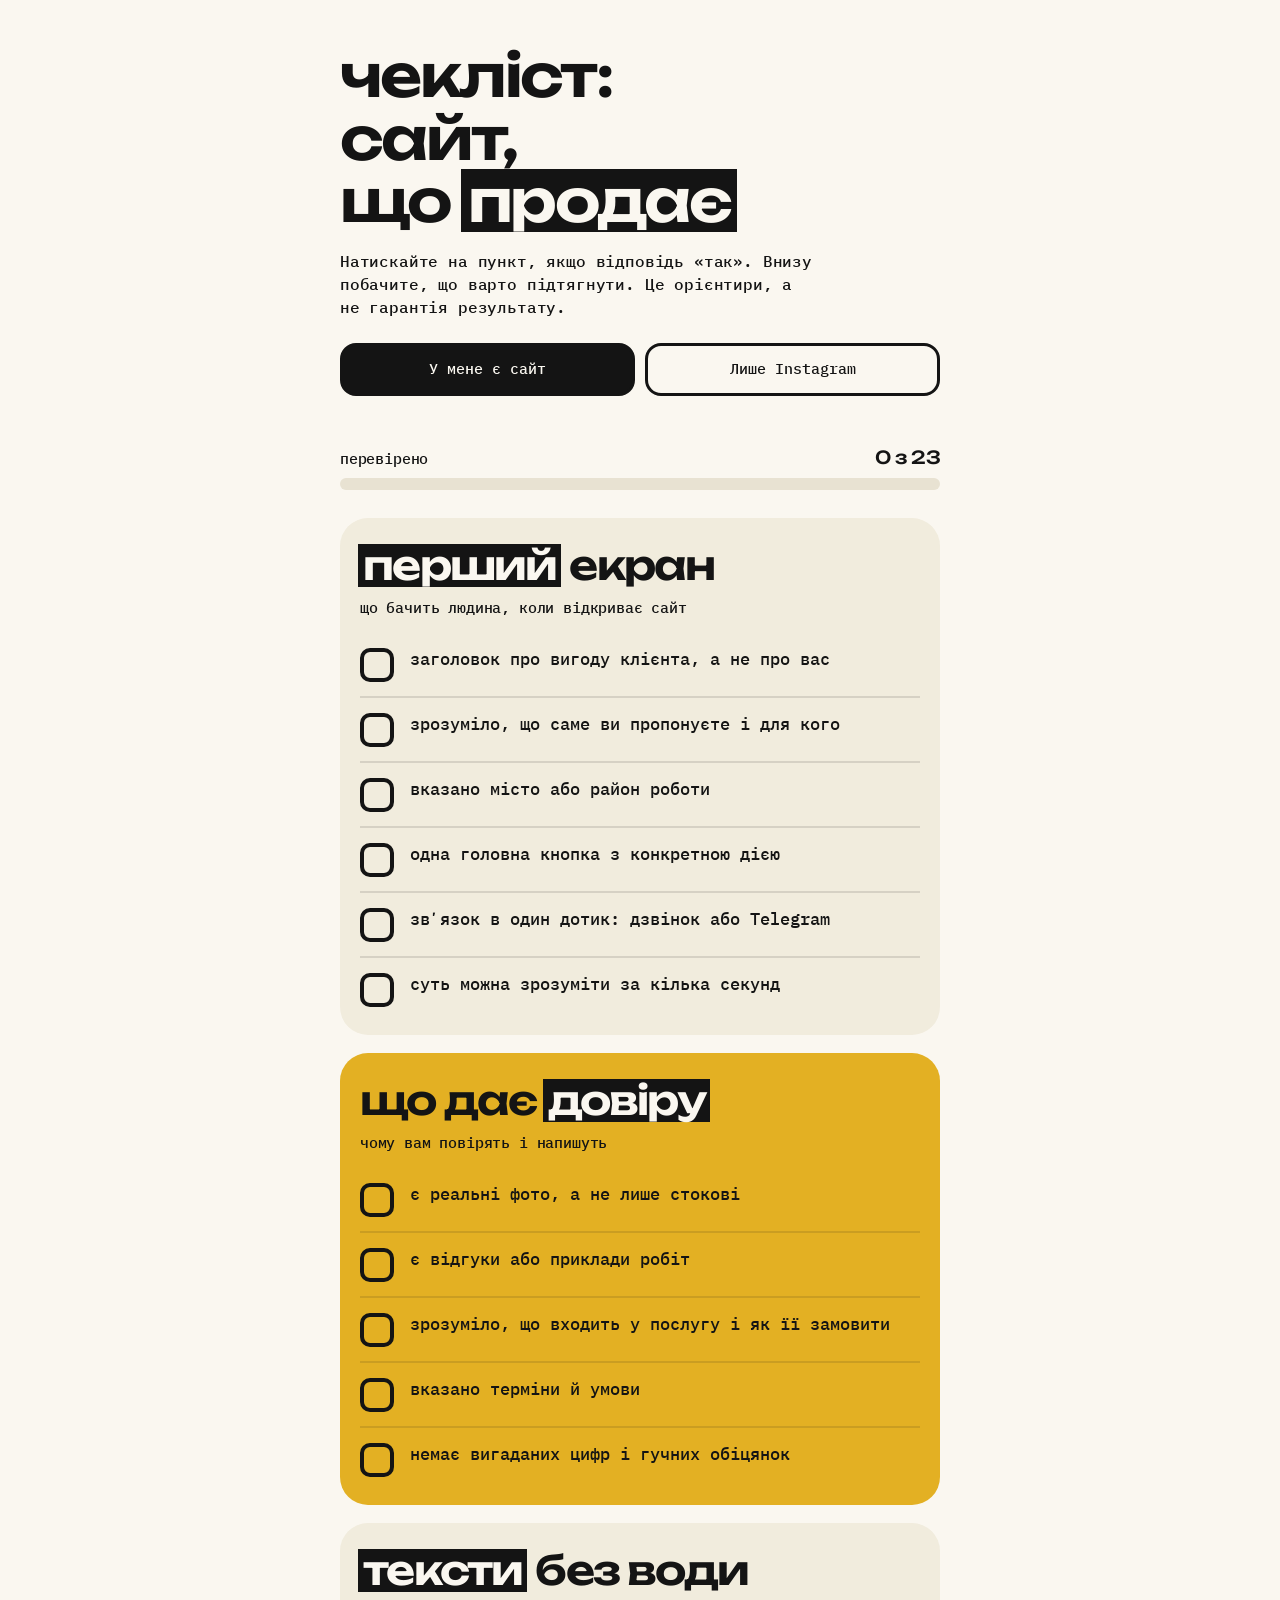
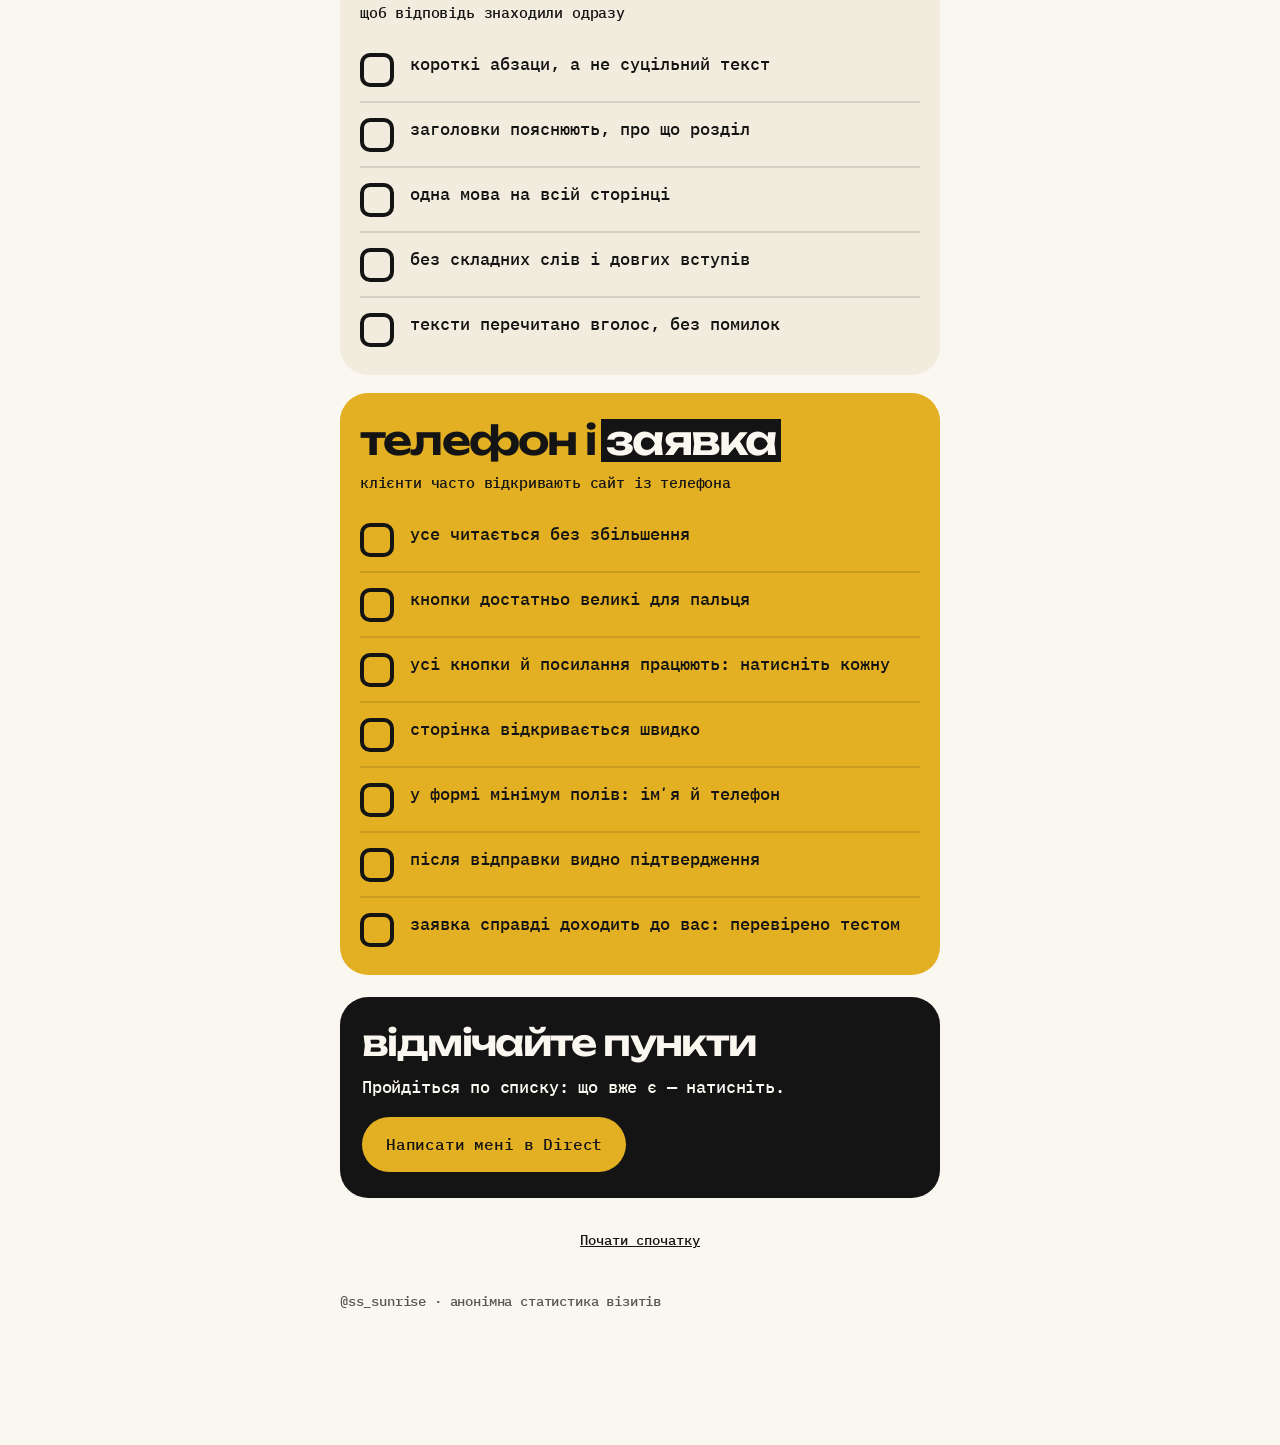
<file: index.html>
<!DOCTYPE html>
<html lang="uk">
<head>
<meta charset="utf-8">
<meta name="viewport" content="width=device-width, initial-scale=1">
<title>Чекліст: сайт, що продає</title>
<link rel="preconnect" href="https://fonts.googleapis.com">
<link rel="preconnect" href="https://fonts.gstatic.com" crossorigin>
<link href="https://fonts.googleapis.com/css2?family=IBM+Plex+Mono:wght@500&family=Unbounded:wght@600&display=swap" rel="stylesheet">
<style>
:root{--cream:#FAF7F0;--dark:#141414;--mustard:#E3B023;--wine:#5A0F1C}
*{box-sizing:border-box;-webkit-tap-highlight-color:transparent}
html,body{margin:0}
body{background:var(--cream);color:var(--dark);font:500 17px/1.45 "IBM Plex Mono",ui-monospace,monospace;letter-spacing:-.01em}
.wrap{max-width:640px;margin:0 auto;padding:0 20px 120px}
h1,h2{font-family:Unbounded,system-ui,sans-serif;font-weight:600;text-transform:lowercase;letter-spacing:-.045em;margin:0}
.hero{padding:44px 0 22px}
.hero h1{font-size:clamp(36px,11vw,58px);line-height:1.08}
.plate{display:inline-block;background:var(--dark);color:var(--cream);padding:0 .12em;margin-left:-.04em}
.lead{margin:18px 0 0;font-size:16px;max-width:30em}
.tabs{display:flex;gap:10px;margin:24px 0 8px}
.tab{flex:1;font:inherit;font-size:15px;line-height:1.25;padding:14px 12px;border:3px solid var(--dark);border-radius:16px;background:transparent;color:var(--dark);cursor:pointer;text-align:center}
.tab[aria-selected="true"]{background:var(--dark);color:var(--cream)}
.bar{position:sticky;top:0;z-index:5;background:var(--cream);padding:12px 0 10px;margin-top:6px}
.bar .row{display:flex;justify-content:space-between;align-items:baseline;gap:12px;font-size:15px}
.bar .row b{font-weight:500;font-family:Unbounded,system-ui,sans-serif;font-size:18px;letter-spacing:-.03em}
.track{height:12px;border-radius:8px;background:#E8E2D2;margin-top:8px;overflow:hidden}
.fill{height:100%;width:0;background:var(--dark);border-radius:8px;transition:width .25s ease}
.sec{border-radius:28px;padding:26px 20px 14px;margin:18px 0}
.sec h2{font-size:clamp(28px,8vw,40px);line-height:1.08}
.sec p.sub{margin:10px 0 14px;font-size:15px}
.sec.cr{background:#F1ECDD}
.sec.mu{background:var(--mustard)}
.sec.wn{background:var(--wine);color:var(--cream)}
.sec.wn .plate{background:var(--cream);color:var(--wine)}
.sec.mu .plate,.sec.cr .plate{background:var(--dark);color:var(--cream)}
.item{display:flex;gap:16px;align-items:flex-start;width:100%;text-align:left;font:inherit;color:inherit;background:none;border:0;padding:14px 0;cursor:pointer;border-top:2px solid rgba(20,20,20,.12)}
.sec.wn .item{border-top-color:rgba(250,247,240,.2)}
.item:first-of-type{border-top:0}
.box{flex:none;width:34px;height:34px;border:4px solid currentColor;border-radius:10px;display:grid;place-items:center;margin-top:1px;transition:background .15s}
.box svg{width:20px;height:20px;opacity:0;transform:scale(.6);transition:all .15s}
.item[aria-checked="true"] .box{background:currentColor}
.item[aria-checked="true"] .box svg{opacity:1;transform:none}
.item[aria-checked="true"] .box svg{stroke:var(--cream)}
.sec.mu .item[aria-checked="true"] .box svg{stroke:var(--mustard)}
.sec.wn .item[aria-checked="true"] .box svg{stroke:var(--wine)}
.item[aria-checked="true"] .t{opacity:.55}
.item:focus-visible{outline:3px solid var(--dark);outline-offset:2px}
.sec.wn .item:focus-visible{outline-color:var(--cream)}
.result{background:var(--dark);color:var(--cream);border-radius:28px;padding:26px 22px;margin:22px 0}
.result h2{font-size:clamp(26px,7.5vw,36px);line-height:1.1;margin-bottom:12px}
.result p{margin:0 0 18px}
.result .w{color:var(--mustard)}
.cta{display:inline-block;background:var(--mustard);color:var(--dark);text-decoration:none;border-radius:999px;padding:16px 24px;font-size:16px}
.reset{display:block;margin:6px auto 0;background:none;border:0;font:inherit;font-size:14px;color:var(--dark);text-decoration:underline;cursor:pointer;padding:10px}
.foot{margin-top:30px;font-size:14px;opacity:.7}
[hidden]{display:none!important}
</style>
<script defer src="https://cloud.umami.is/script.js" data-website-id="c2e4ae22-73c0-464f-8e82-1b480ce2b5c4"></script>
</head>
<body>
<div class="wrap">
  <header class="hero">
    <h1>чекліст:<br>сайт,<br>що <span class="plate">продає</span></h1>
    <p class="lead">Натискайте на пункт, якщо відповідь «так». Внизу побачите, що варто підтягнути. Це орієнтири, а не гарантія результату.</p>
    <div class="tabs" role="tablist" aria-label="Оберіть, що перевіряємо">
      <button class="tab" role="tab" id="tab-site" aria-selected="true" data-mode="site">У мене є сайт</button>
      <button class="tab" role="tab" id="tab-insta" aria-selected="false" data-mode="insta">Лише Instagram</button>
    </div>
  </header>

  <div class="bar" aria-live="polite">
    <div class="row"><span id="label">перевірено</span><b id="count">0 з 0</b></div>
    <div class="track"><div class="fill" id="fill"></div></div>
  </div>

  <main id="main"></main>

  <section class="result" id="result">
    <h2 id="rtitle"></h2>
    <p id="rtext"></p>
    <a class="cta" id="cta" href="https://www.instagram.com/ss_sunrise/" target="_blank" rel="noopener">Написати мені в Direct</a>
  </section>
  <button class="reset" id="reset" type="button">Почати спочатку</button>
  <p class="foot">@ss_sunrise · анонімна статистика візитів</p>
</div>

<script>
(function(){
  var DATA={
    site:[
      {cls:'cr',title:'<span class="plate">перший</span> екран',sub:'що бачить людина, коли відкриває сайт',items:[
        'заголовок про вигоду клієнта, а не про вас',
        'зрозуміло, що саме ви пропонуєте і для кого',
        'вказано місто або район роботи',
        'одна головна кнопка з конкретною дією',
        'звʼязок в один дотик: дзвінок або Telegram',
        'суть можна зрозуміти за кілька секунд']},
      {cls:'mu',title:'що дає <span class="plate">довіру</span>',sub:'чому вам повірять і напишуть',items:[
        'є реальні фото, а не лише стокові',
        'є відгуки або приклади робіт',
        'зрозуміло, що входить у послугу і як її замовити',
        'вказано терміни й умови',
        'немає вигаданих цифр і гучних обіцянок']},
      {cls:'cr',title:'<span class="plate">тексти</span> без води',sub:'щоб відповідь знаходили одразу',items:[
        'короткі абзаци, а не суцільний текст',
        'заголовки пояснюють, про що розділ',
        'одна мова на всій сторінці',
        'без складних слів і довгих вступів',
        'тексти перечитано вголос, без помилок']},
      {cls:'mu',title:'телефон і <span class="plate">заявка</span>',sub:'клієнти часто відкривають сайт із телефона',items:[
        'усе читається без збільшення',
        'кнопки достатньо великі для пальця',
        'усі кнопки й посилання працюють: натисніть кожну',
        'сторінка відкривається швидко',
        'у формі мінімум полів: імʼя й телефон',
        'після відправки видно підтвердження',
        'заявка справді доходить до вас: перевірено тестом']}
    ],
    insta:[
      {cls:'wn',title:'сайту нема? <span class="plate">instagram</span>',sub:'тоді перевірте профіль: це теж ваша вітрина',items:[
        'у шапці: чим займаєтесь і для кого',
        'вказано місто або район',
        'є кнопка звʼязку, і вона працює',
        'у Direct відповідаєте швидко',
        'у закріплених: з чого почати новому клієнтові']},
      {cls:'cr',title:'ціни й <span class="plate">вибір</span>',sub:'щоб клієнт знайшов потрібне в Instagram',items:[
        'ціни або «від скількох» видно, а не лише «ціна в Direct»',
        'конкретний товар чи послугу можна знайти за кілька дотиків',
        'актуальні розділені за категоріями',
        'у дописі: назва, ціна, як замовити',
        'відгуки зібрані в одному місці',
        'видно, що актуально зараз: наявність і терміни']}
    ]
  };
  var CHECK='<svg viewBox="0 0 24 24" fill="none" stroke-width="4" stroke-linecap="round" stroke-linejoin="round"><path d="M5 12.5l4.5 4.5L19 7.5"/></svg>';
  var mode='site', state={site:{},insta:{}};
  var $=function(id){return document.getElementById(id)};
  function load(){try{var s=localStorage.getItem('ss-checklist');if(s){var o=JSON.parse(s);if(o&&o.site&&o.insta)state=o}}catch(e){}}
  function save(){try{localStorage.setItem('ss-checklist',JSON.stringify(state))}catch(e){}}
  function total(m){return DATA[m].reduce(function(a,s){return a+s.items.length},0)}
  function done(m){return Object.keys(state[m]).filter(function(k){return state[m][k]}).length}
  function render(){
    var h='';
    DATA[mode].forEach(function(s,si){
      h+='<section class="sec '+s.cls+'"><h2>'+s.title+'</h2><p class="sub">'+s.sub+'</p>';
      s.items.forEach(function(t,ii){
        var k=si+'-'+ii, on=!!state[mode][k];
        h+='<button type="button" class="item" role="checkbox" aria-checked="'+on+'" data-k="'+k+'"><span class="box">'+CHECK+'</span><span class="t">'+t+'</span></button>';
      });
      h+='</section>';
    });
    $('main').innerHTML=h;
    update();
  }
  function update(){
    var n=done(mode), t=total(mode);
    $('count').textContent=n+' з '+t;
    $('fill').style.width=(t?n/t*100:0)+'%';
    var title,text;
    if(n===0){title='відмічайте пункти';text='Пройдіться по списку: що вже є — натисніть.';}
    else if(n===t){title='усе відмічено';text='Добрий результат. Якщо хочете, можна ще звірити деталі разом: напишіть, і я подивлюся ваш '+(mode==='site'?'сайт':'профіль')+'.';}
    else{title='без галочки: '+(t-n);text='Ці пункти варто підтягнути в першу чергу. Напишіть мені, скільки лишилось без галочки: підкажу, з чого почати саме у вас. А щоб я зробив усе за вас, напишіть слово «ціна».';}
    $('rtitle').textContent=title;$('rtext').textContent=text;
  }
  document.addEventListener('click',function(e){
    var it=e.target.closest&&e.target.closest('.item');
    if(it){var k=it.getAttribute('data-k');state[mode][k]=!state[mode][k];it.setAttribute('aria-checked',String(!!state[mode][k]));save();update();ping();return}
    var tb=e.target.closest&&e.target.closest('.tab');
    if(tb){mode=tb.getAttribute('data-mode');
      ['site','insta'].forEach(function(m){$('tab-'+m).setAttribute('aria-selected',String(m===mode))});
      render();window.scrollTo(0,0);track('tab',{mode:mode});return}
    if(e.target.id==='reset'){state[mode]={};save();render()}
  });
  var T=null;
  function track(n,d){try{if(window.umami&&umami.track)umami.track(n,d)}catch(e){}}
  function ping(){clearTimeout(T);T=setTimeout(function(){track('progress',{mode:mode,done:done(mode),total:total(mode)})},1500)}
  $('cta').addEventListener('click',function(){track('cta-direct',{mode:mode,done:done(mode),total:total(mode)})});
  load();render();
})();
</script>
</body>
</html>
</file>
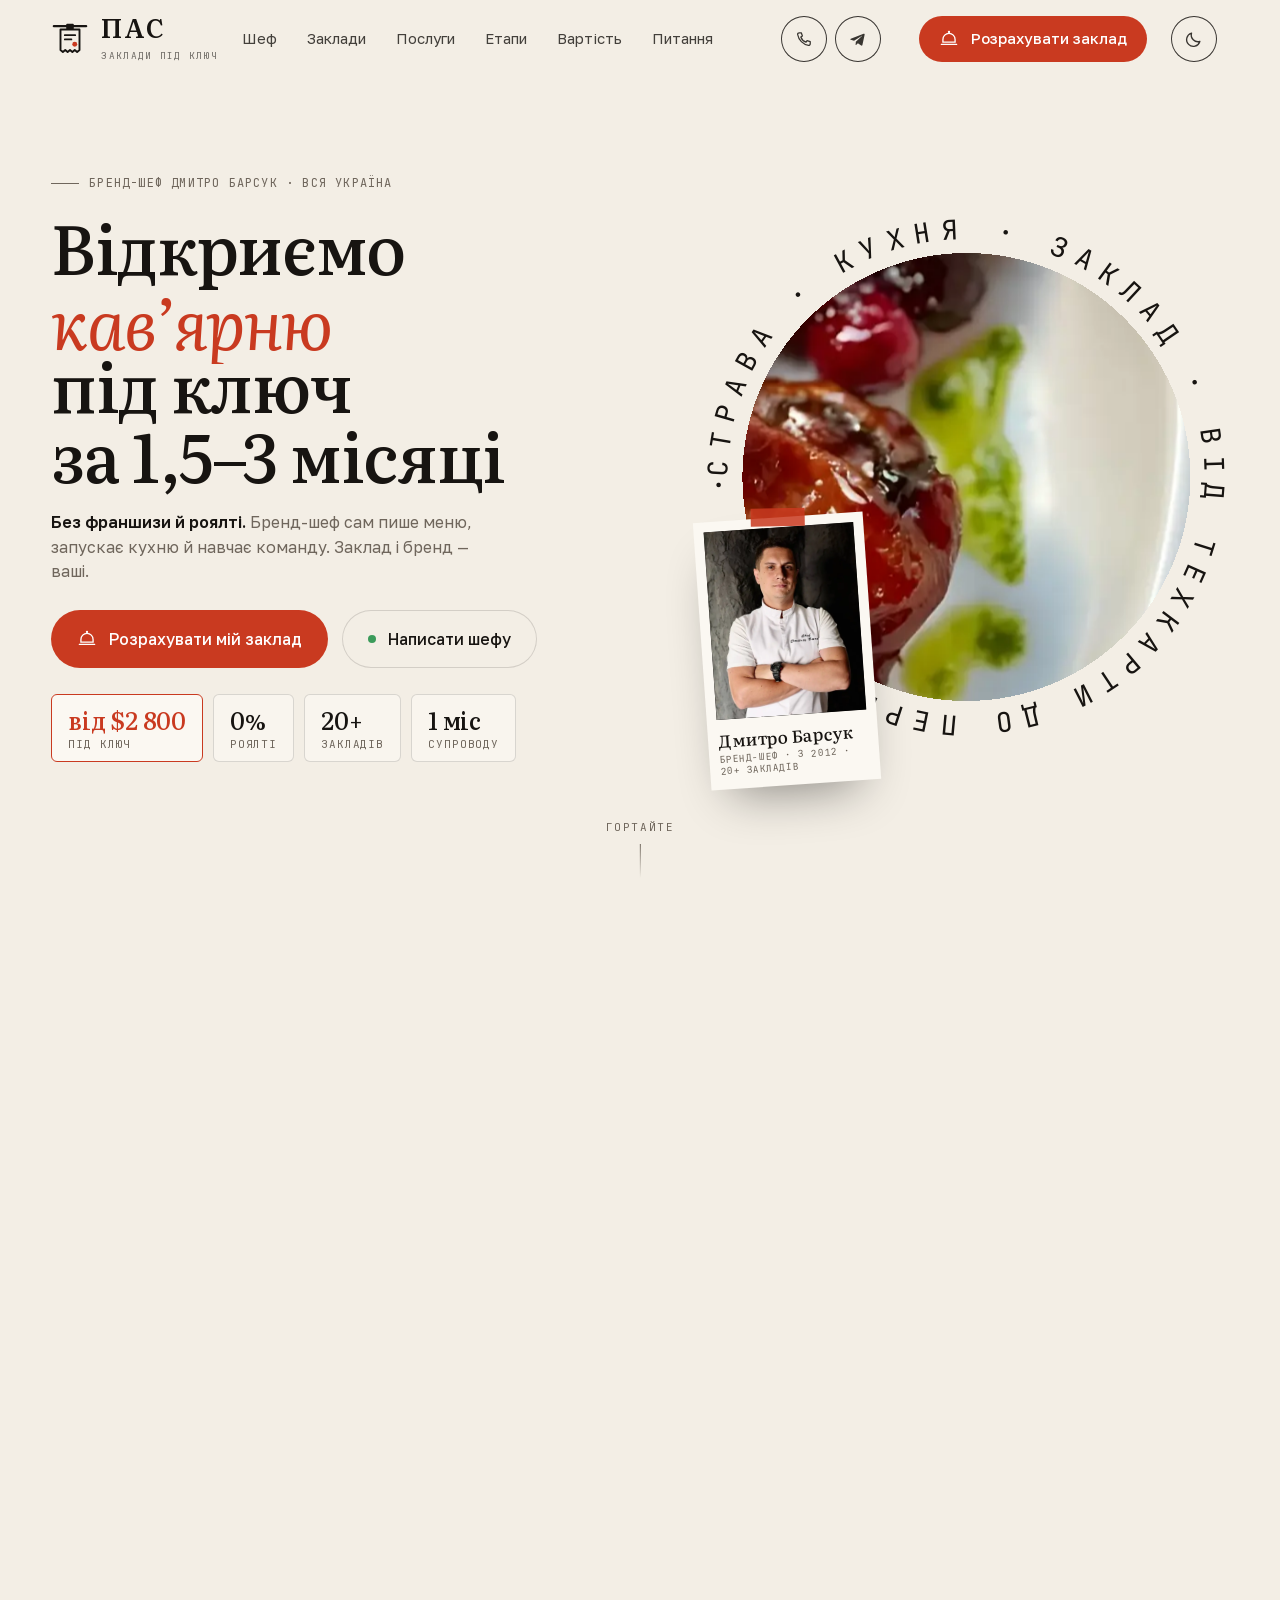
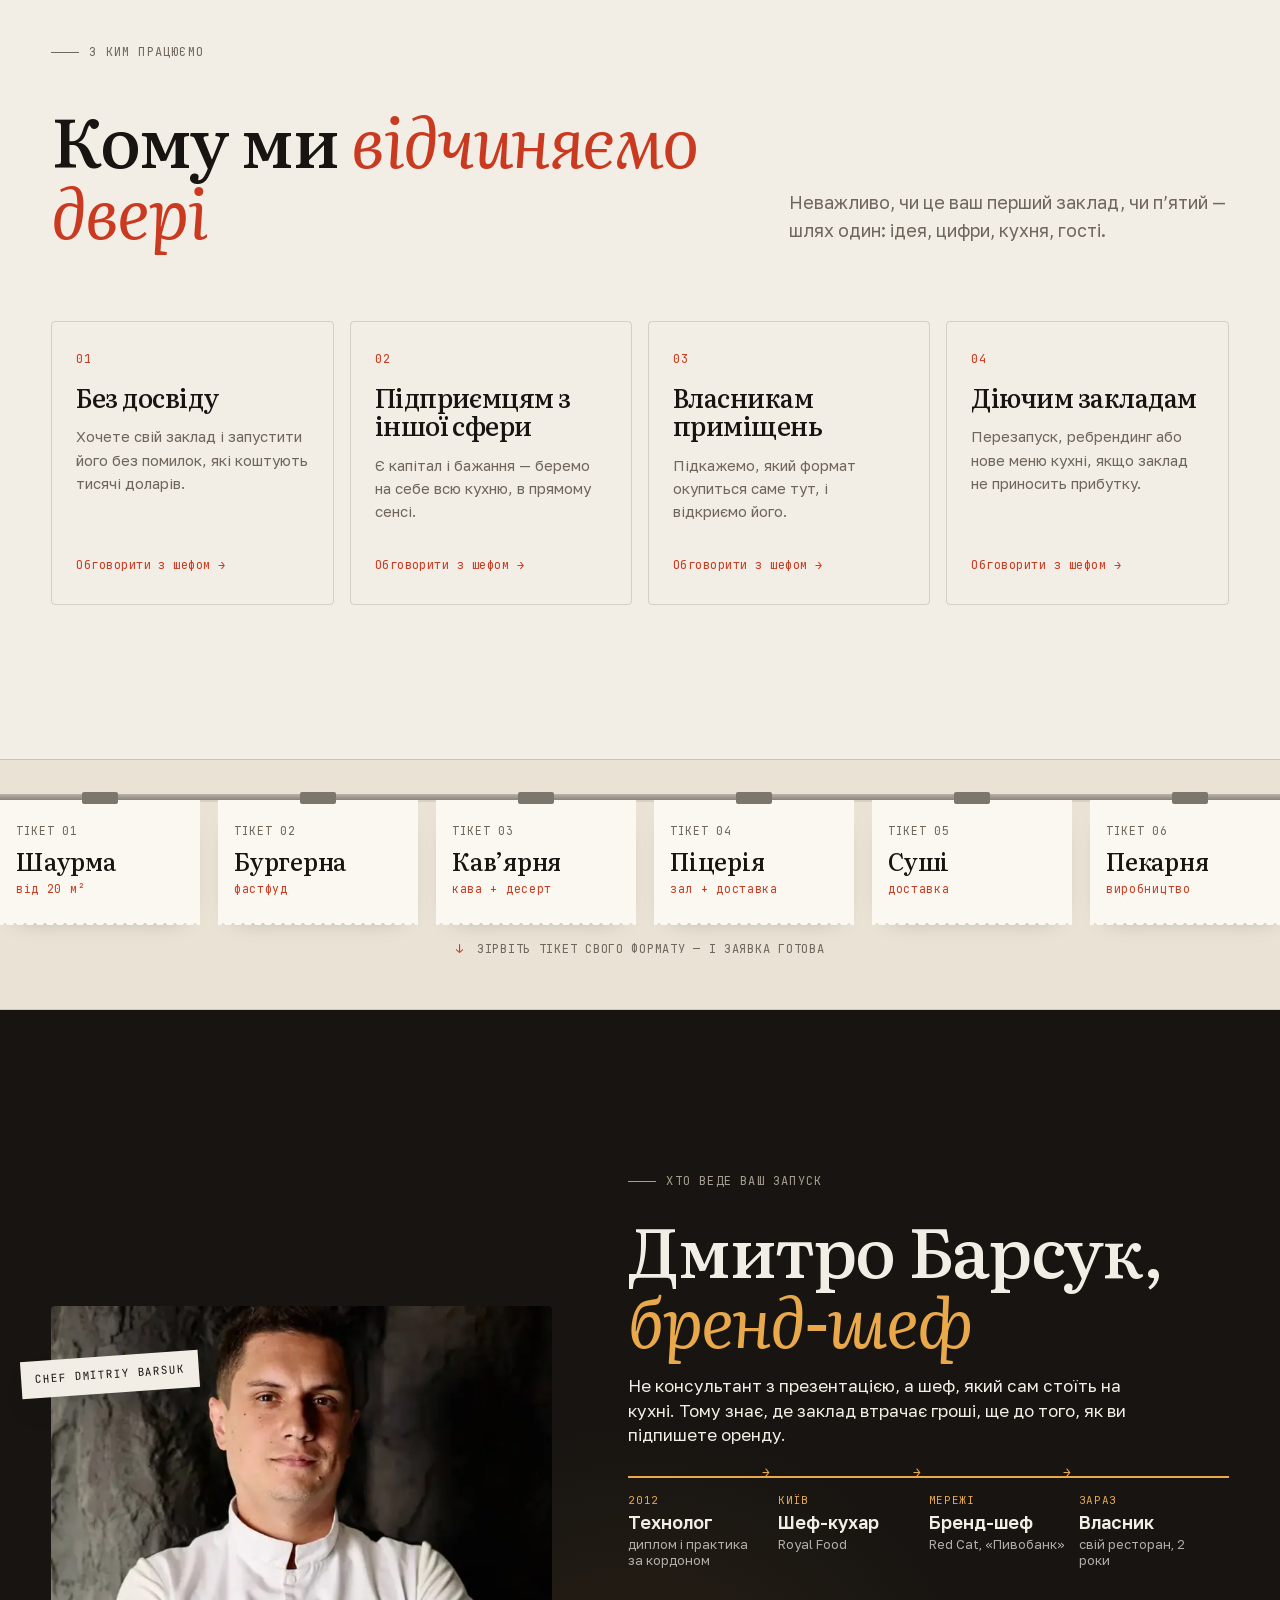
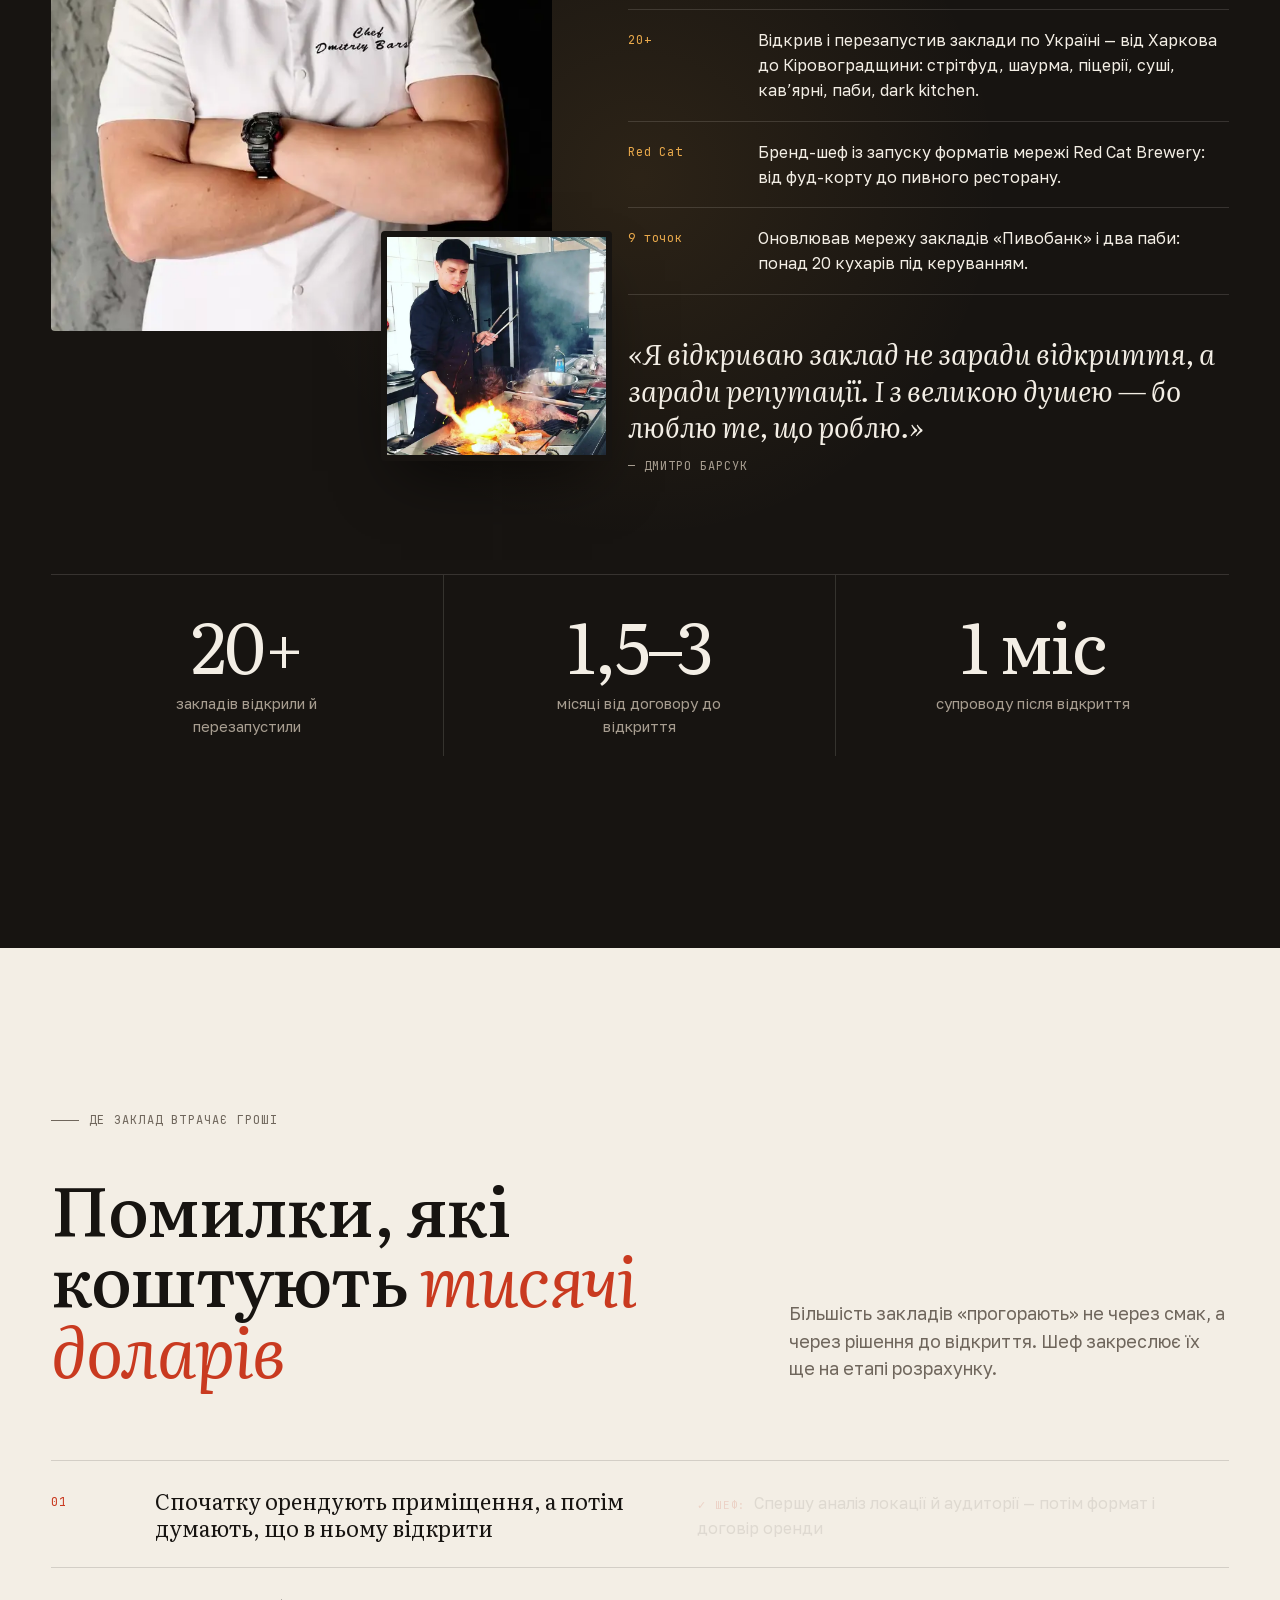
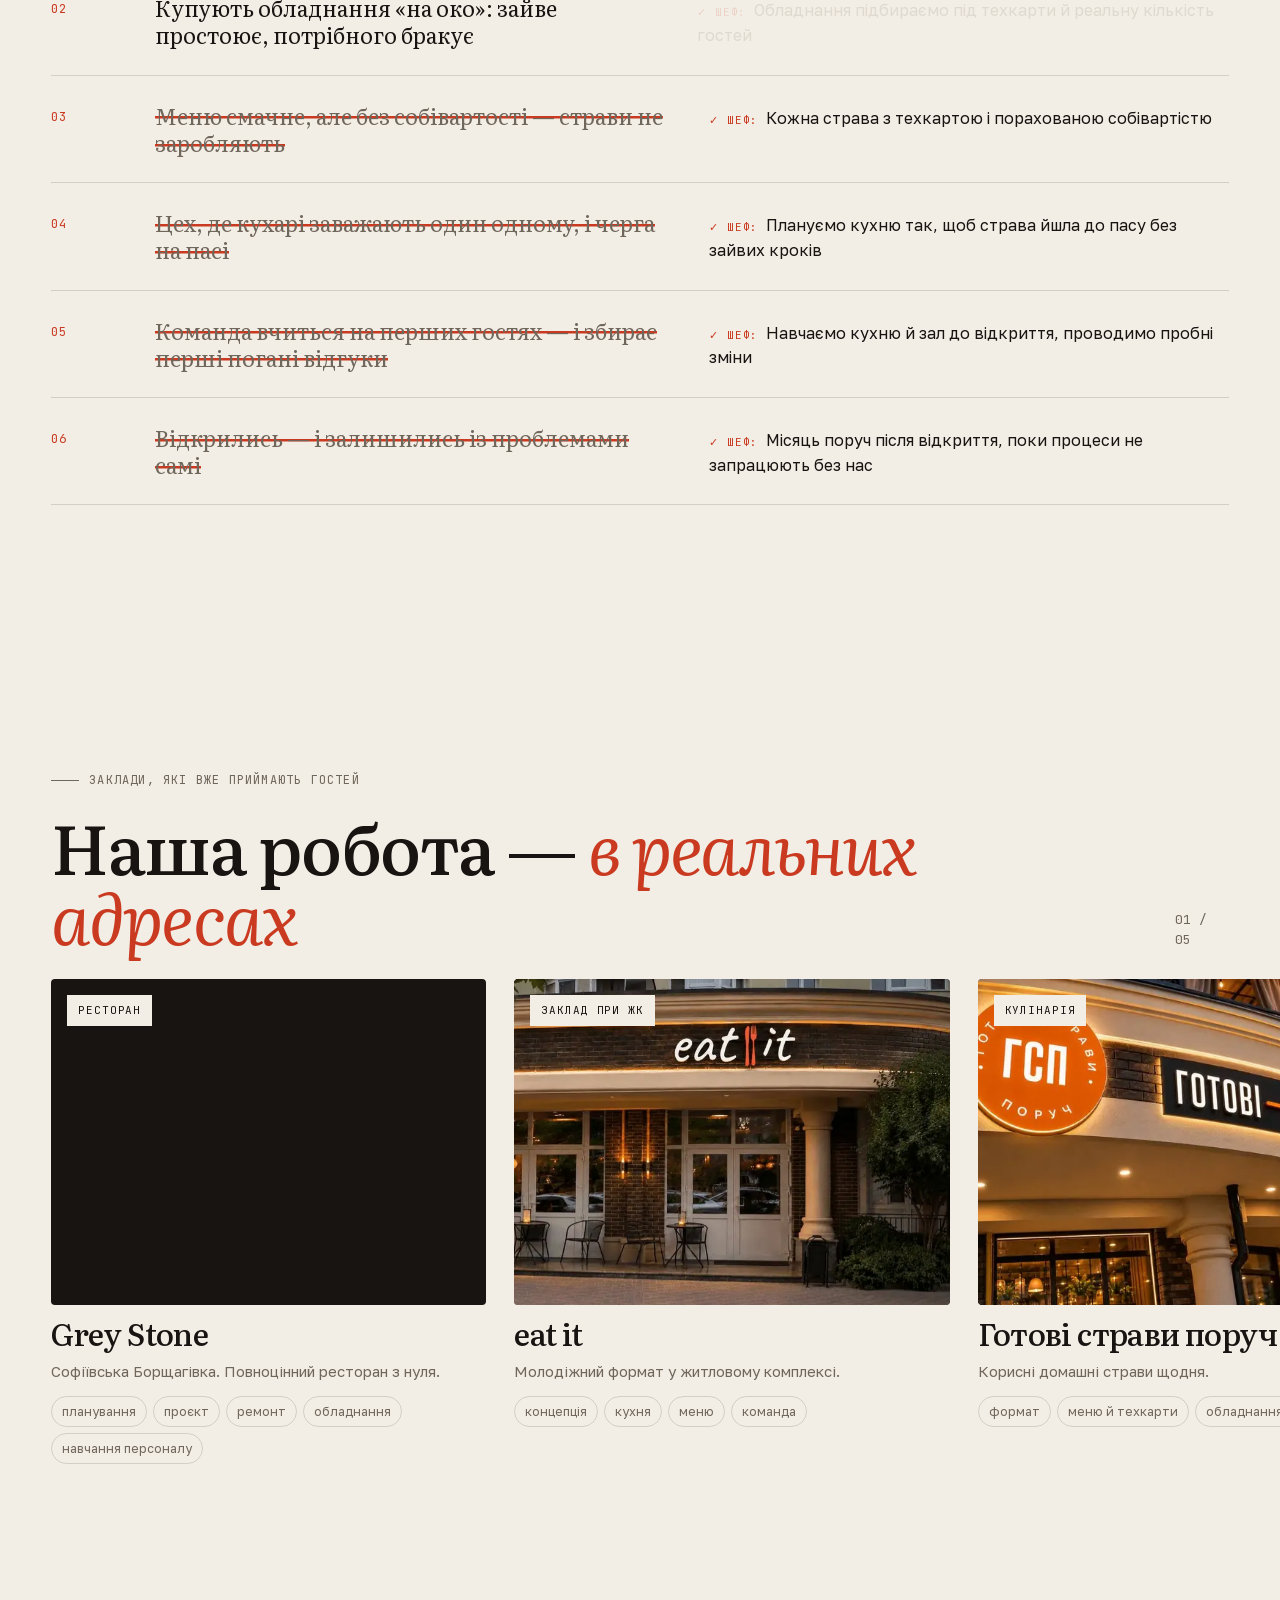
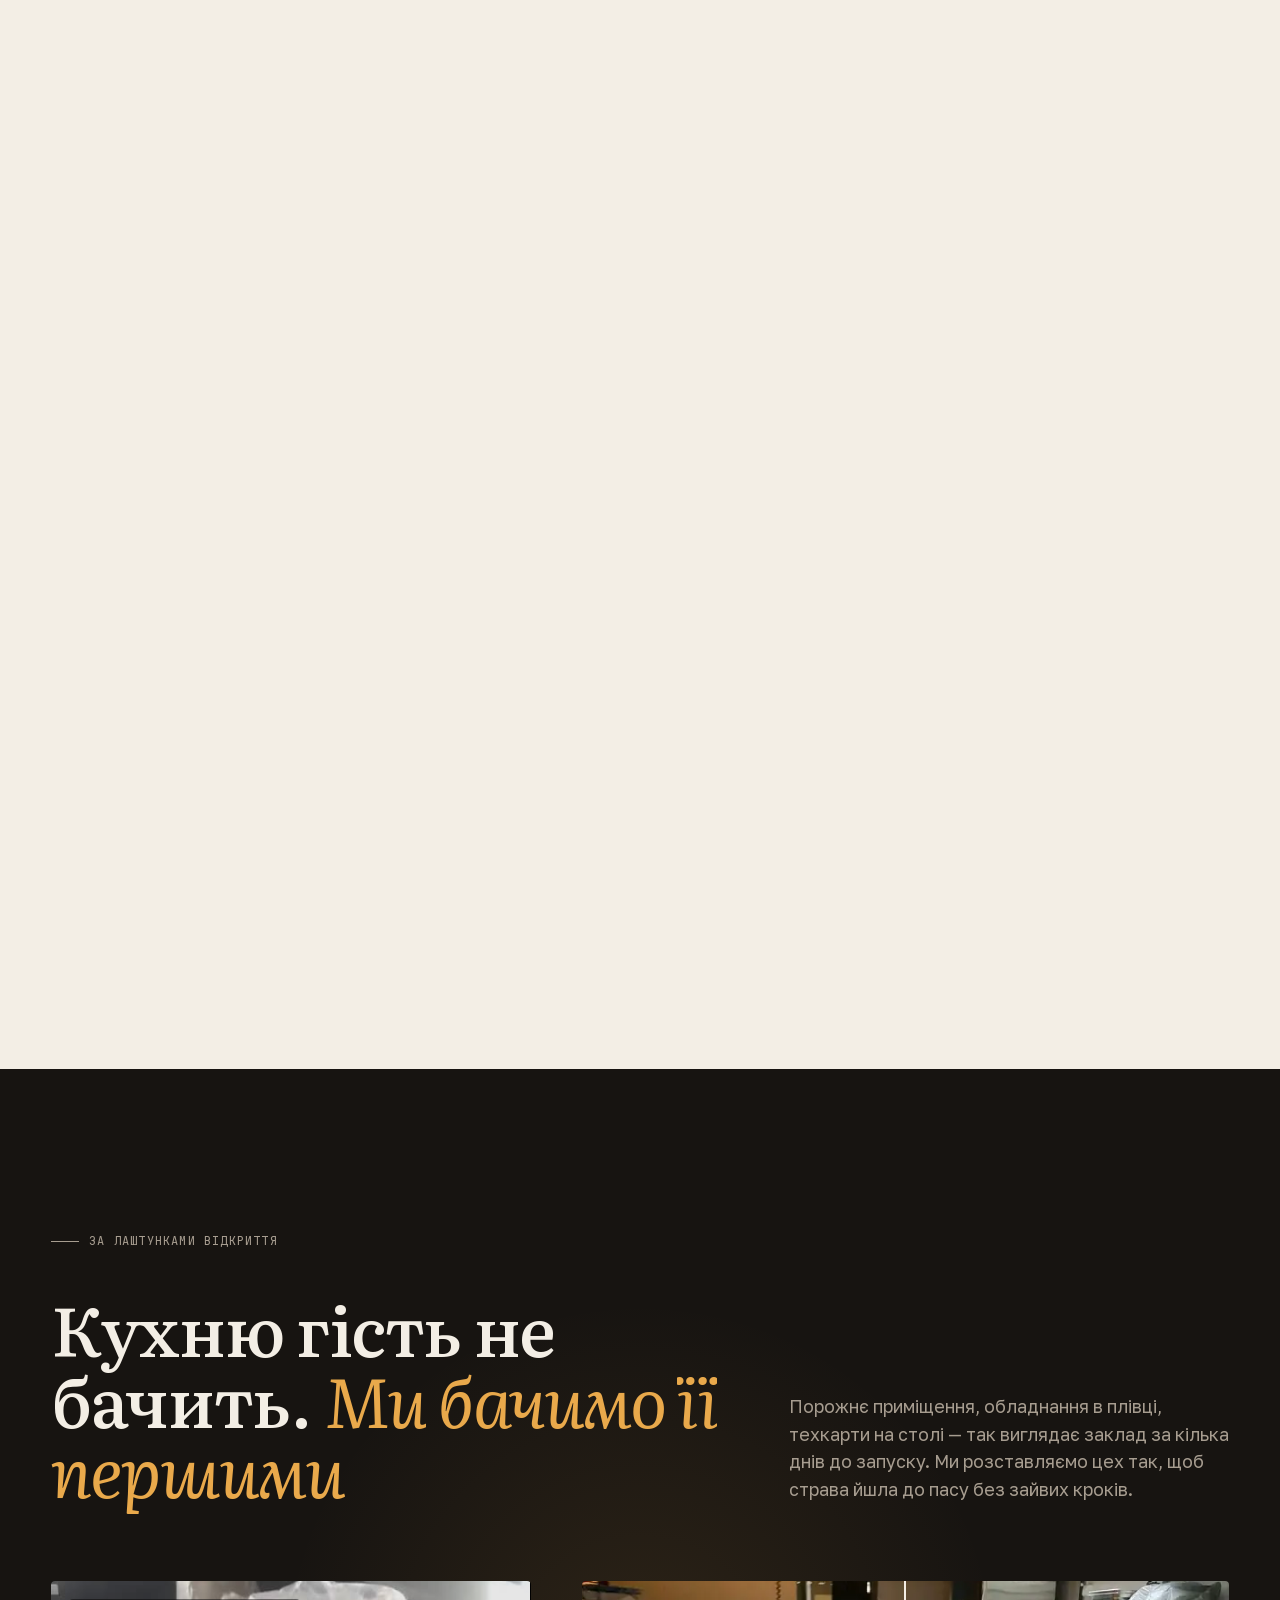
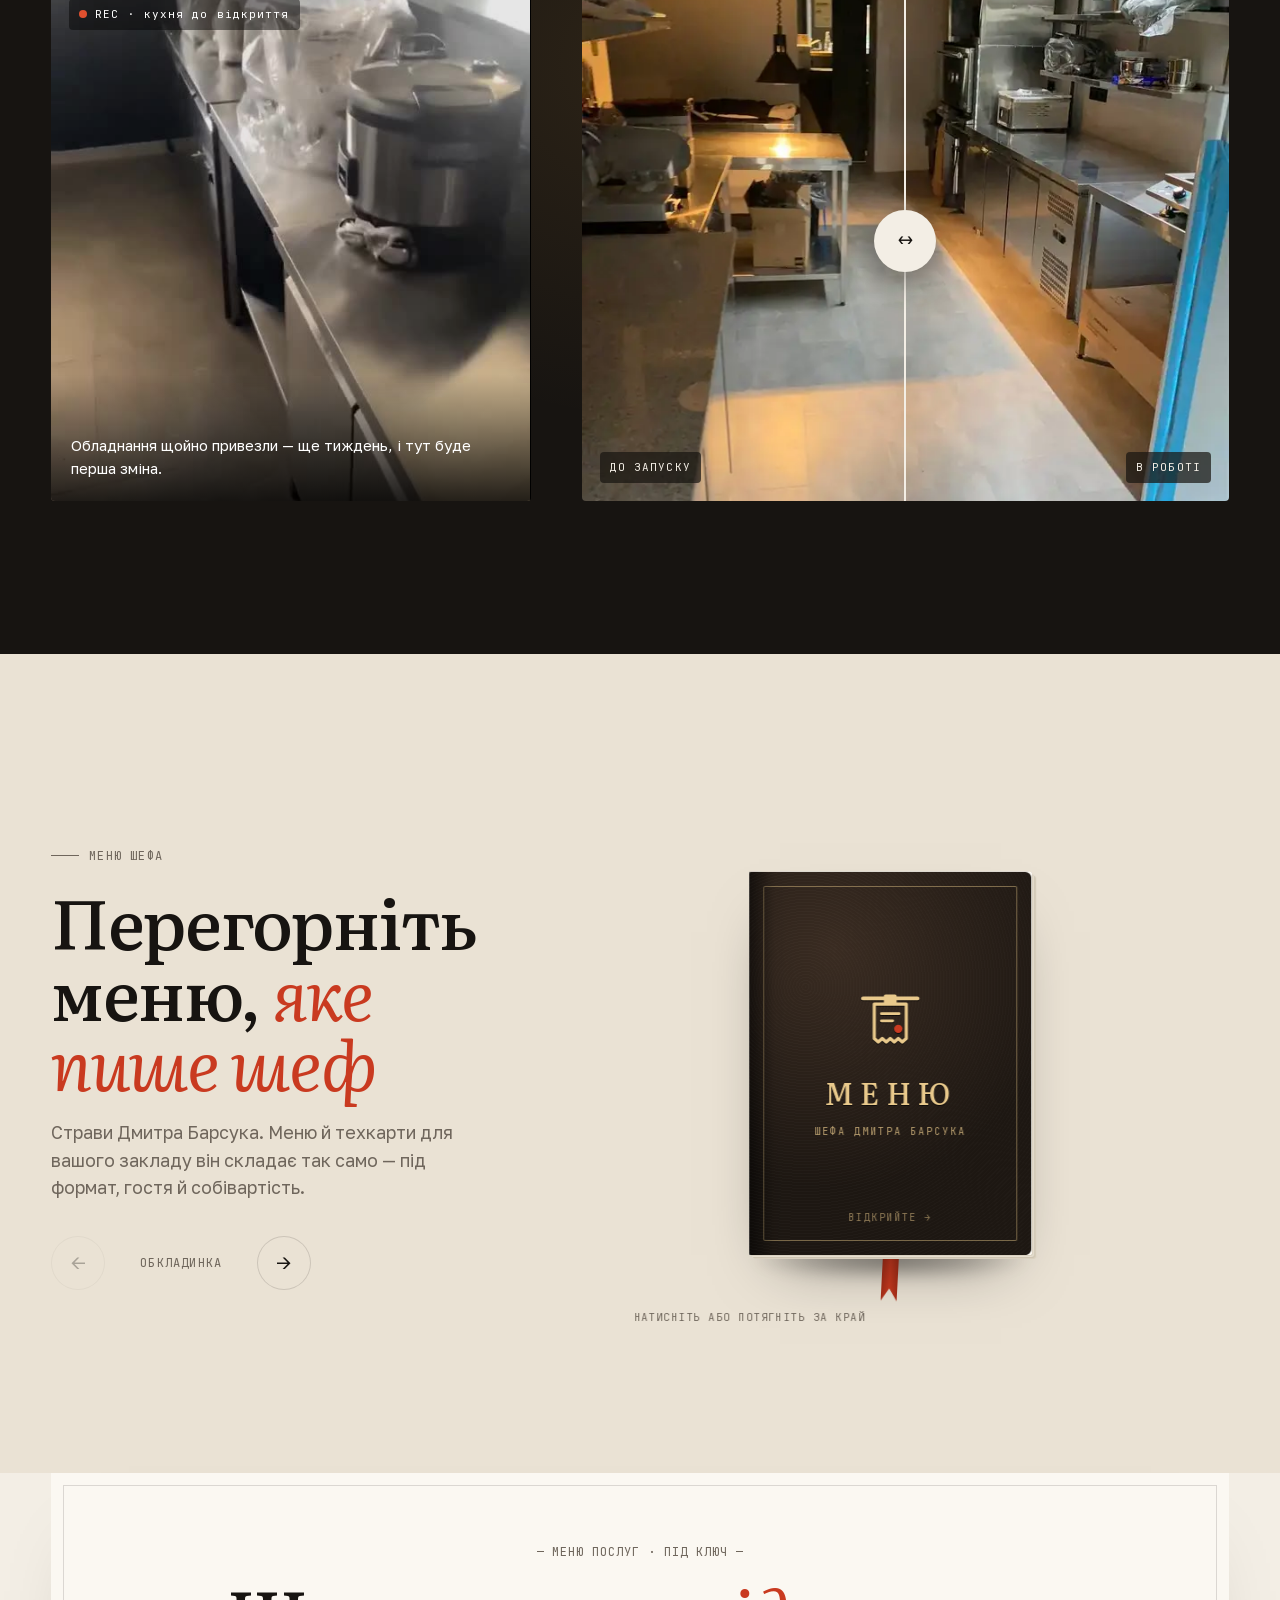
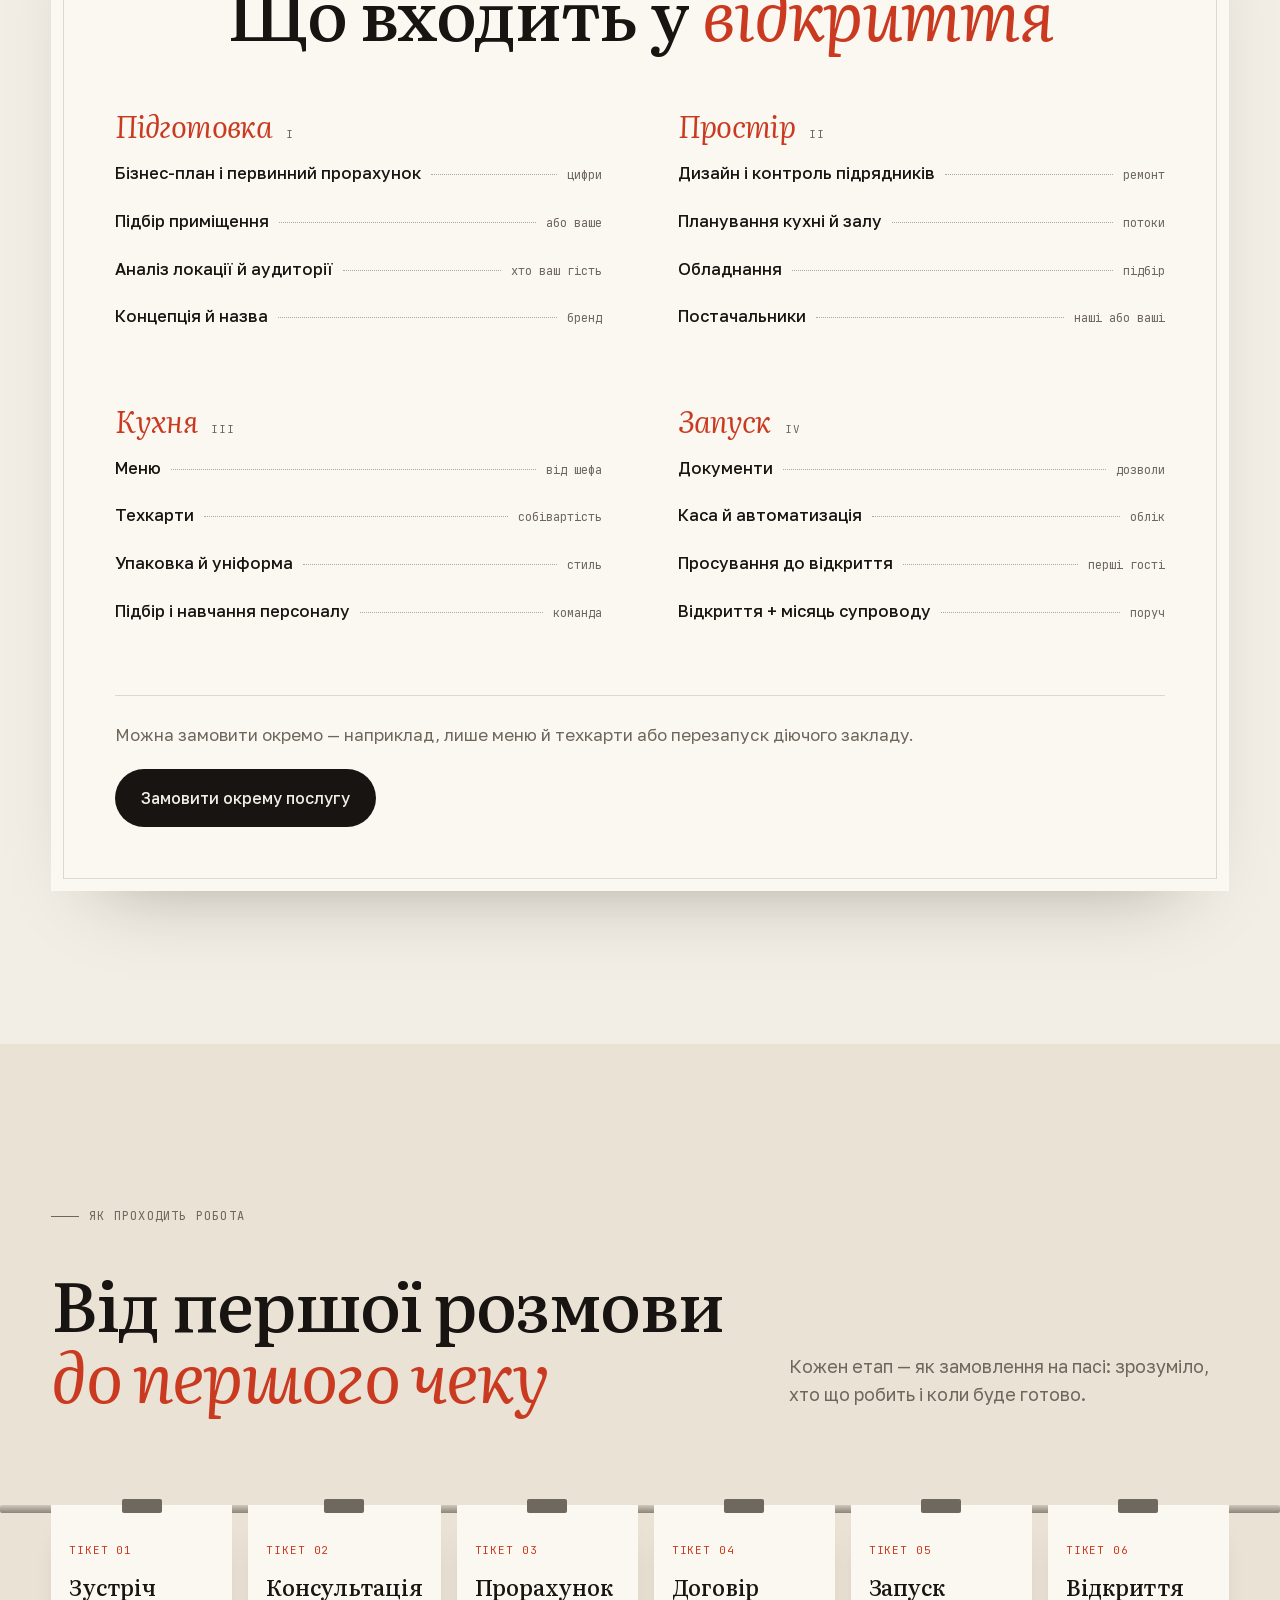
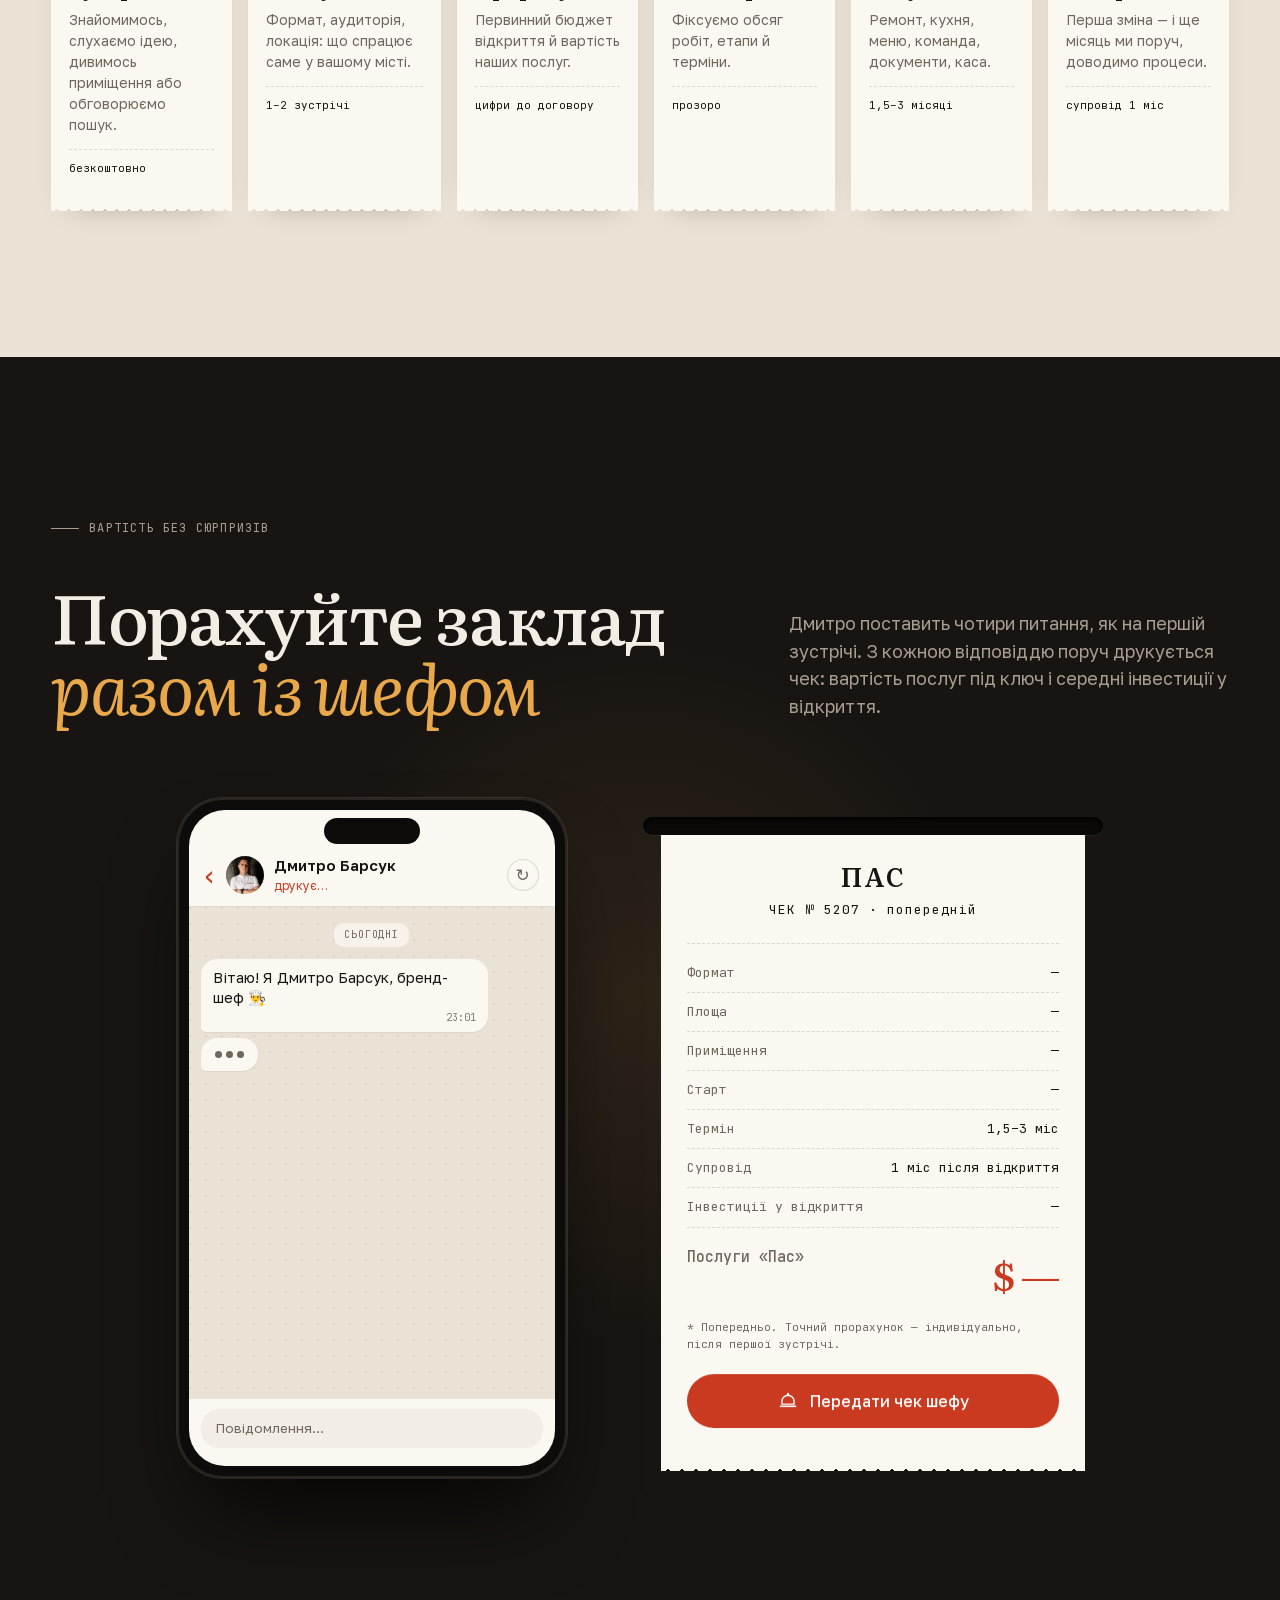
<file: pas/index.html>
<!DOCTYPE html>
<html lang="uk" class="no-js">
<head>
<meta charset="utf-8">
<meta name="viewport" content="width=device-width,initial-scale=1,viewport-fit=cover">
<title>Пас — ваш заклад під ключ за 1,5–3 місяці · бренд-шеф Дмитро Барсук</title>
<meta name="description" content="Відкриваємо кафе, ресторани, стрітфуд і кав'ярні під ключ по всій Україні: бізнес-план, приміщення, меню й техкарти, обладнання, команда. 20+ закладів з 2012 року. 1,5–3 місяці до відкриття.">
<meta property="og:type" content="website">
<meta property="og:site_name" content="Пас — заклади під ключ">
<meta property="og:locale" content="uk_UA">
<meta property="og:url" content="https://checklist.ss-sunrise.site/pas/">
<meta property="og:title" content="Пас — ваш заклад під ключ за 1,5–3 місяці">
<meta property="og:description" content="Бренд-шеф Дмитро Барсук: без франшизи й роялті, від $2 800 під ключ. 20+ закладів по Україні з 2012 року.">
<meta property="og:image" content="https://checklist.ss-sunrise.site/pas/img/og-pas.jpg">
<meta property="og:image:width" content="1200">
<meta property="og:image:height" content="630">
<meta name="twitter:card" content="summary_large_image">
<meta name="twitter:image" content="https://checklist.ss-sunrise.site/pas/img/og-pas.jpg">
<meta name="theme-color" content="#F3EEE5">
<link rel="icon" href="img/favicon.svg" type="image/svg+xml">
<link rel="preload" href="fonts/lit.woff2" as="font" type="font/woff2" crossorigin>
<link rel="preload" href="fonts/golos.woff2" as="font" type="font/woff2" crossorigin>
<link rel="preload" as="image" href="img/d-duck-m.webp" media="(max-width:860px)">
<link rel="preload" as="image" href="img/d-duck.webp" media="(min-width:861px)">
<link rel="stylesheet" href="style.css?v=30">
<script>try{if(localStorage.getItem('pas-theme')==='dark')document.documentElement.classList.add('theme-dark')}catch(e){}document.documentElement.classList.replace('no-js','js');if(sessionStorage.getItem('pas-pre')||matchMedia('(prefers-reduced-motion: reduce)').matches)document.documentElement.classList.add('no-pre');</script>
</head>
<body>
<svg width="0" height="0" style="position:absolute" aria-hidden="true">
  <symbol id="bell" viewBox="0 0 24 24"><path d="M12 5.2a7.3 7.3 0 0 0-7.3 7.3v3.3h14.6v-3.3A7.3 7.3 0 0 0 12 5.2Z" fill="none" stroke="currentColor" stroke-width="1.6"/><path d="M2.8 18.4h18.4" stroke="currentColor" stroke-width="1.6" stroke-linecap="round"/><circle cx="12" cy="3.6" r="1.4" fill="currentColor"/></symbol>
  <symbol id="mark" viewBox="0 0 40 40"><path d="M3 6.5h34" stroke="currentColor" stroke-width="2.4" stroke-linecap="round"/><rect x="16" y="4" width="8" height="6" rx="1" fill="currentColor"/><path d="M10 10h20v21.5l-2.5 2.2-2.5-2.2-2.5 2.2-2.5-2.2-2.5 2.2-2.5-2.2-2.5 2.2-2.5-2.2Z" fill="none" stroke="currentColor" stroke-width="2" stroke-linejoin="round"/><path d="M14.5 16h11M14.5 20.5h7" stroke="currentColor" stroke-width="1.8" stroke-linecap="round"/><circle cx="25" cy="25.5" r="2.6" fill="#C93A20"/></symbol>
  <symbol id="i-phone" viewBox="0 0 24 24"><path d="M6.6 3.5h2.6l1.4 4-2 1.3a11 11 0 0 0 6.6 6.6l1.3-2 4 1.4v2.6a2 2 0 0 1-2.2 2A16.8 16.8 0 0 1 4.6 5.7a2 2 0 0 1 2-2.2Z" fill="none" stroke="currentColor" stroke-width="1.6" stroke-linejoin="round"/></symbol>
  <symbol id="i-moon" viewBox="0 0 24 24"><path d="M20 14.5A8.5 8.5 0 0 1 9.5 4a8.5 8.5 0 1 0 10.5 10.5Z" fill="none" stroke="currentColor" stroke-width="1.7" stroke-linejoin="round"/></symbol>
  <symbol id="i-sun" viewBox="0 0 24 24"><circle cx="12" cy="12" r="4.2" fill="none" stroke="currentColor" stroke-width="1.7"/><path d="M12 2.5v2.2M12 19.3v2.2M2.5 12h2.2M19.3 12h2.2M5.3 5.3l1.6 1.6M17.1 17.1l1.6 1.6M5.3 18.7l1.6-1.6M17.1 6.9l1.6-1.6" stroke="currentColor" stroke-width="1.7" stroke-linecap="round"/></symbol>
  <symbol id="i-tg" viewBox="0 0 24 24"><path d="m3.5 11.2 16.2-6.4c.8-.3 1.5.2 1.3 1.2l-2.8 13c-.2.9-.8 1.1-1.5.7l-4.2-3.1-2 2c-.2.2-.4.4-.9.4l.3-4.3 7.8-7c.3-.3-.1-.5-.5-.2l-9.6 6-4.1-1.3c-.9-.3-.9-.9.2-1.3Z" fill="currentColor"/></symbol>
</svg>

<div class="pre" aria-hidden="true">
  <div class="pre__ticket">
    <p>ПАС · ЗАМОВЛЕННЯ №001</p>
    <p><span>Стіл</span><span>ваш заклад</span></p>
    <p><span>Кухня</span><span>в роботі</span></p>
    <p><span>Відкриття</span><span>1,5–3 міс</span></p>
    <div class="pre__stamp">ГОТОВО!</div>
  </div>
</div>

<header class="hdr" id="hdr">
  <div class="hdr__bg"></div>
  <div class="hdr__in">
    <a href="#top" class="logo" aria-label="Пас — на початок">
      <svg><use href="#mark"/></svg>
      <span><b>ПАС</b><small>заклади під ключ</small></span>
    </a>
    <nav class="nav" aria-label="Навігація">
      <a href="#shef">Шеф</a><a href="#zaklady">Заклади</a><a href="#posluhy">Послуги</a><a href="#etapy">Етапи</a><a href="#vartist">Вартість</a><a href="#pytannia">Питання</a>
    </nav>
    <div class="hdr__c"><a href="#call" class="js-call" aria-label="Подзвонити"><svg><use href="#i-phone"/></svg></a><a href="#tg" class="js-tg" aria-label="Telegram"><svg><use href="#i-tg"/></svg></a></div>
    <a href="#vartist" class="btn btn--red mag"><svg class="bell"><use href="#bell"/></svg>Розрахувати заклад</a>
    <button class="theme-t" id="themeT" type="button" aria-label="Темна тема" title="Світла / темна тема"><svg class="ic-moon"><use href="#i-moon"/></svg><svg class="ic-sun"><use href="#i-sun"/></svg></button>
    <button class="burger" aria-label="Меню"><i></i><i></i></button>
  </div>
</header>
<nav class="mnav" aria-label="Мобільне меню">
  <a href="#shef">Шеф</a><a href="#zaklady">Заклади</a><a href="#posluhy">Послуги</a><a href="#etapy">Етапи</a><a href="#vartist">Вартість</a><a href="#pytannia">Питання</a>
  <a href="#kontakt" class="btn btn--red"><svg class="bell"><use href="#bell"/></svg>Обговорити заклад</a>
  <div class="mnav__c"><a href="#call" class="js-call"><svg><use href="#i-phone"/></svg><span>Подзвонити</span></a><a href="#tg" class="js-tg"><svg><use href="#i-tg"/></svg><span>Telegram</span></a></div>
</nav>

<main>
<!-- HERO -->
<section class="hero" id="top">
  <div class="hero__pin">
    <div class="hero__copy">
      <span class="label">Бренд-шеф Дмитро Барсук · вся Україна</span>
      <h1 class="h1" aria-label="Відкриємо ваш заклад під ключ за 1,5–3 місяці">Відкриємо<br><em class="rot" id="rot">ваш заклад</em><br>під ключ <span class="nw">за 1,5–3 місяці</span></h1>
      <p class="hero__p"><b>Без франшизи й роялті.</b> Бренд-шеф сам пише меню, запускає кухню й навчає команду. Заклад і бренд — ваші.</p>
      <div class="hero__cta">
        <a href="#vartist" class="btn btn--red mag"><svg class="bell"><use href="#bell"/></svg>Розрахувати мій заклад</a>
        <a href="#vartist" class="btn btn--ghost mag btn--chat"><i class="dot"></i>Написати шефу</a>
      </div>
      <div class="hero__facts"><span><b>від $2 800</b>під ключ</span><span><b>0%</b>роялті</span><span><b>20+</b>закладів</span><span><b>1 міс</b>супроводу</span></div>
    </div>

    <div class="hero__media" id="heroMedia">
      <div class="stage stage--1"><img src="img/d-duck.webp" srcset="img/d-duck-m.webp 720w, img/d-duck.webp 1600w" sizes="(max-width:860px) 45vw, 100vw" alt="Качина ніжка з грушею від бренд-шефа" fetchpriority="high"></div>
      <div class="stage stage--2"><img data-defer data-src="img/k-after.webp" data-srcset="img/k-after-m.webp 720w, img/k-after.webp 1600w" sizes="(max-width:860px) 45vw, 100vw" alt="Робоча кухня закладу з пароконвектоматами"></div>
      <div class="stage stage--3"><img data-defer data-src="img/greystone.webp" data-srcset="img/greystone-m.webp 720w, img/greystone.webp 1600w" sizes="(max-width:860px) 45vw, 100vw" alt="Ресторан Grey Stone вночі, вивіска світиться"></div>
    </div>
    <div class="hero__ring" aria-hidden="true">
      <svg viewBox="0 0 200 200"><defs><path id="circ" d="M100,100 m-92,0 a92,92 0 1,1 184,0 a92,92 0 1,1 -184,0"/></defs><text><textPath href="#circ">страва · кухня · заклад · від техкарти до першої зміни · </textPath></text></svg>
    </div>
    <a href="#shef" class="hero__chef" aria-label="Про шефа Дмитра Барсука"><span class="hero__chef-ph"><img src="img/chef-m.webp" alt="Бренд-шеф Дмитро Барсук" decoding="async"></span><span class="hero__chef-t"><b>Дмитро Барсук</b><span>бренд-шеф · з 2012 · 20+ закладів</span></span></a>

    <div class="caps" aria-hidden="true">
      <div class="cap c1"><span class="mono">01 — страва</span><h3>Меню</h3><p>Меню й техкарти шеф складає сам — під ваш формат, гостя й бюджет.</p></div>
      <div class="cap c2"><span class="mono">02 — кухня</span><h3>Кухня</h3><p>Планування цеху, обладнання, постачальники й команда, яка вміє працювати.</p></div>
      <div class="cap c3"><span class="mono">03 — заклад</span><h3>Відчинено</h3><p>Запускаємо заклад і лишаємось поруч ще місяць після відкриття.</p></div>
    </div>
    <div class="hero__steps" aria-hidden="true"><span>01</span><i><b></b></i><span>02</span><i><b></b></i><span>03</span></div>
    <div class="hero__end">
      <div>
        <span class="mono" style="opacity:.7">пас [пас] — ім.</span>
        <h2 style="margin-top:18px">Місце на кухні, звідки страва <em>йде до гостя</em></h2>
        <p>Якщо пас працює — працює весь заклад: кухня встигає, зал усміхається, каса рахує. Ми будуємо ваш заклад саме з цього місця.</p>
      </div>
    </div>
    <div class="scrollhint"><span>гортайте</span><i></i></div>
  </div>
</section>

<!-- INTRO + STATS -->


<section class="sec" id="dlia-koho">
  <div class="wrap">
    <div class="sec-head">
      <div><span class="label">З ким працюємо</span><h2 style="margin-top:20px" data-split>Кому ми <em>відчиняємо двері</em></h2></div>
      <p class="lead" data-r>Неважливо, чи це ваш перший заклад, чи п’ятий — шлях один: ідея, цифри, кухня, гості.</p>
    </div>
    <div class="who">
      <div class="wc" data-r><span class="mono">01</span><h3>Без досвіду</h3><p>Хочете свій заклад і запустити його без помилок, які коштують тисячі доларів.</p><a href="#kontakt" class="wc__go">Обговорити з шефом →</a></div>
      <div class="wc" data-r><span class="mono">02</span><h3>Підприємцям з іншої сфери</h3><p>Є капітал і бажання — беремо на себе всю кухню, в прямому сенсі.</p><a href="#kontakt" class="wc__go">Обговорити з шефом →</a></div>
      <div class="wc" data-r><span class="mono">03</span><h3>Власникам приміщень</h3><p>Підкажемо, який формат окупиться саме тут, і відкриємо його.</p><a href="#kontakt" class="wc__go">Обговорити з шефом →</a></div>
      <div class="wc" data-r><span class="mono">04</span><h3>Діючим закладам</h3><p>Перезапуск, ребрендинг або нове меню кухні, якщо заклад не приносить прибутку.</p><a href="#kontakt" class="wc__go">Обговорити з шефом →</a></div>
    </div>
  </div>
</section>

<!-- FORMATS RAIL -->
<div class="rail" aria-label="Формати, які відкриваємо">
  <div class="rail__bar"></div>
  <div class="rail__track" id="rail"></div>
</div>

<!-- CHEF -->
<section class="sec dark glow" id="shef">
  <div class="wrap chef">
    <div class="chef__media" data-r>
      <div class="main"><img src="img/chef.webp" srcset="img/chef-m.webp 720w, img/chef.webp 1600w" sizes="(max-width:860px) 45vw, 40vw" alt="Бренд-шеф Дмитро Барсук" data-par loading="lazy" decoding="async"></div>
      <div class="sub"><img src="img/chef-grill-m.webp" alt="Дмитро готує на грилі" loading="lazy" decoding="async"></div>
      <div class="sign">Chef Dmitriy Barsuk</div>
    </div>
    <div>
      <span class="label">Хто веде ваш запуск</span>
      <h2 data-split>Дмитро Барсук, <em>бренд-шеф</em></h2>
      <p class="chef__lead" data-r>Не консультант з презентацією, а шеф, який сам стоїть на кухні. Тому знає, де заклад втрачає гроші, ще до того, як ви підпишете оренду.</p>
      <ol class="path" data-r aria-label="Шлях Дмитра">
        <li><span>2012</span><b>Технолог</b><i>диплом і практика за кордоном</i></li>
        <li><span>Київ</span><b>Шеф-кухар</b><i>Royal Food</i></li>
        <li><span>мережі</span><b>Бренд-шеф</b><i>Red Cat, «Пивобанк»</i></li>
        <li><span>зараз</span><b>Власник</b><i>свій ресторан, 2 роки</i></li>
      </ol>
      <ul class="facts">
        <li data-r><span>20+</span>Відкрив і перезапустив заклади по Україні — від Харкова до Кіровоградщини: стрітфуд, шаурма, піцерії, суші, кав’ярні, паби, dark kitchen.</li>
        <li data-r><span>Red Cat</span>Бренд-шеф із запуску форматів мережі Red Cat Brewery: від фуд-корту до пивного ресторану.</li>
        <li data-r><span>9 точок</span>Оновлював мережу закладів «Пивобанк» і два паби: понад 20 кухарів під керуванням.</li>
      </ul>
      <p class="quote" data-r>«Я відкриваю заклад не заради відкриття, а заради репутації. І з великою душею — бо люблю те, що роблю.»<small>— Дмитро Барсук</small></p>
    </div>
  </div>
  <div class="wrap">
    <div class="stats stats--d">
      <div class="stat" data-r><b><span data-count="20">0</span>+</b><span>закладів відкрили й перезапустили</span></div>
      <div class="stat" data-r><b>1,5–3</b><span>місяці від договору до відкриття</span></div>
      <div class="stat" data-r><b><span data-count="1">0</span> міс</b><span>супроводу після відкриття</span></div>
    </div>
  </div>
</section>

<!-- LOSSES -->
<section class="sec" id="pomylky">
  <div class="wrap">
    <div class="sec-head">
      <div><span class="label">Де заклад втрачає гроші</span><h2 style="margin-top:20px" data-split>Помилки, які коштують <em>тисячі доларів</em></h2></div>
      <p class="lead" data-r>Більшість закладів «прогорають» не через смак, а через рішення до відкриття. Шеф закреслює їх ще на етапі розрахунку.</p>
    </div>
    <ol class="loss" id="loss">
      <li><span class="loss__n">01</span><p class="loss__x"><span>Спочатку орендують приміщення, а потім думають, що в ньому відкрити</span></p><p class="loss__v">Спершу аналіз локації й аудиторії — потім формат і договір оренди</p></li>
      <li><span class="loss__n">02</span><p class="loss__x"><span>Купують обладнання «на око»: зайве простоює, потрібного бракує</span></p><p class="loss__v">Обладнання підбираємо під техкарти й реальну кількість гостей</p></li>
      <li><span class="loss__n">03</span><p class="loss__x"><span>Меню смачне, але без собівартості — страви не заробляють</span></p><p class="loss__v">Кожна страва з техкартою і порахованою собівартістю</p></li>
      <li><span class="loss__n">04</span><p class="loss__x"><span>Цех, де кухарі заважають один одному, і черга на пасі</span></p><p class="loss__v">Плануємо кухню так, щоб страва йшла до пасу без зайвих кроків</p></li>
      <li><span class="loss__n">05</span><p class="loss__x"><span>Команда вчиться на перших гостях — і збирає перші погані відгуки</span></p><p class="loss__v">Навчаємо кухню й зал до відкриття, проводимо пробні зміни</p></li>
      <li><span class="loss__n">06</span><p class="loss__x"><span>Відкрились — і залишились із проблемами самі</span></p><p class="loss__v">Місяць поруч після відкриття, поки процеси не запрацюють без нас</p></li>
    </ol>
  </div>
</section>

<!-- PROJECTS -->
<section class="proj" id="zaklady">
  <div class="proj__pin">
    <div class="wrap proj__head">
      <div><span class="label">Заклади, які вже приймають гостей</span><h2 style="margin-top:20px" data-split>Наша робота — <em>в реальних адресах</em></h2></div>
      <div class="proj__count"><span id="pnum">01</span> / 05</div>
    </div>
    <div class="proj__track" id="ptrack">
      <article class="pc"><div class="pc__img"><img src="img/greystone.webp" srcset="img/greystone-m.webp 720w, img/greystone.webp 1600w" sizes="(max-width:860px) 45vw, 36vw" alt="Ресторан Grey Stone, фасад вночі" loading="lazy" decoding="async"><span class="pc__tag">Ресторан</span></div><h3>Grey Stone</h3><p>Софіївська Борщагівка. Повноцінний ресторан з нуля.</p><ul><li>планування</li><li>проєкт</li><li>ремонт</li><li>обладнання</li><li>навчання персоналу</li></ul></article>
      <article class="pc"><div class="pc__img"><img src="img/eatit.webp" srcset="img/eatit-m.webp 720w, img/eatit.webp 1600w" sizes="(max-width:860px) 45vw, 36vw" alt="Заклад eat it при житловому комплексі" loading="lazy" decoding="async"><span class="pc__tag">Заклад при ЖК</span></div><h3>eat it</h3><p>Молодіжний формат у житловому комплексі.</p><ul><li>концепція</li><li>кухня</li><li>меню</li><li>команда</li></ul></article>
      <article class="pc"><div class="pc__img"><img src="img/gsp.webp" srcset="img/gsp-m.webp 720w, img/gsp.webp 1600w" sizes="(max-width:860px) 45vw, 36vw" alt="Готові страви поруч, фасад" loading="lazy" decoding="async"><span class="pc__tag">Кулінарія</span></div><h3>Готові страви поруч</h3><p>Корисні домашні страви щодня.</p><ul><li>формат</li><li>меню й техкарти</li><li>обладнання</li><li>запуск</li></ul></article>
      <article class="pc"><div class="pc__img"><img src="img/redcat.webp" srcset="img/redcat-m.webp 720w, img/redcat.webp 1600w" sizes="(max-width:860px) 45vw, 36vw" alt="Red Cat Pub у фуд-корті, команда за стійкою" loading="lazy" decoding="async"><span class="pc__tag">Паби · 3 точки</span></div><h3>Red Cat Pub</h3><p>Харків: ТРЦ «Французький бульвар», вул. Сумська, ХТЗ.</p><ul><li>запуск форматів</li><li>кухня</li><li>навчання персоналу</li></ul></article>
      <article class="pc pc--next"><a href="#vartist" class="pc__img pc__img--3d" aria-label="Порахувати ваш заклад"><img src="img/zaklad-3d.webp" srcset="img/zaklad-3d-m.webp 720w, img/zaklad-3d.webp 980w" sizes="(max-width:860px) 82vw, 34vw" alt="Ескіз майбутнього закладу: кухня з пасом і зал" loading="lazy" decoding="async"><span class="pc__tag pc__tag--red">05 — наступний</span><span class="pc__draft">ескіз · ваш заклад</span></a><h3>Тут буде <em>ваш заклад</em></h3><p>20+ закладів уже приймають гостей. Наступний — ваш: розкажіть ідею, і Дмитро порахує, скільки коштує відкриття.</p><a href="#vartist" class="btn btn--red mag"><svg class="bell"><use href="#bell"/></svg>Порахувати мій заклад</a></article>
    </div>
  </div>
</section>

<!-- BACKSTAGE -->
<section class="sec dark glow" id="kukhnia">
  <div class="wrap">
    <div class="sec-head">
      <div><span class="label">За лаштунками відкриття</span><h2 style="margin-top:20px" data-split>Кухню гість не бачить. <em>Ми бачимо її першими</em></h2></div>
      <p class="lead" data-r>Порожнє приміщення, обладнання в плівці, техкарти на столі — так виглядає заклад за кілька днів до запуску. Ми розставляємо цех так, щоб страва йшла до пасу без зайвих кроків.</p>
    </div>
    <div class="back">
      <figure class="vid" data-r>
        <video src="vid/kitchen.mp4" poster="img/kitchen-poster.jpg" muted loop playsinline preload="none" data-auto></video>
        <span class="vid__rec"><i></i>REC · кухня до відкриття</span>
        <figcaption>Обладнання щойно привезли — ще тиждень, і тут буде перша зміна.</figcaption>
      </figure>
      <div class="ba" id="ba" data-r aria-label="Порівняння: кухня до запуску і в роботі" role="slider" aria-valuemin="0" aria-valuemax="100" aria-valuenow="50" tabindex="0">
        <img src="img/k-before.webp" srcset="img/k-before-m.webp 720w, img/k-before.webp 1600w" sizes="(max-width:860px) 45vw, 50vw" alt="Кухня до запуску: порожньо" loading="lazy" decoding="async">
        <img class="ba__after" src="img/k-after.webp" srcset="img/k-after-m.webp 720w, img/k-after.webp 1600w" sizes="(max-width:860px) 45vw, 50vw" alt="Кухня в роботі" loading="lazy" decoding="async">
        <div class="ba__h"><b>⟷</b></div>
        <span class="ba__l ba__l--a">До запуску</span><span class="ba__l ba__l--b">В роботі</span>
      </div>
    </div>
  </div>
</section>

<!-- FORMATS -->
<section class="sec" id="formaty" hidden style="display:none">
  <div class="wrap">
    <div class="sec-head">
      <div><span class="label">Що відкриваємо</span><h2 style="margin-top:20px" data-split>Від острівця шаурми <em>до ресторану преміум-класу</em></h2></div>
      <p class="lead" data-r>Беремося за нові заклади, перезапуск і ребрендинг діючих, а також окремі задачі — наприклад, лише нове меню кухні.</p>
    </div>
    <ul class="fmt" id="fmt">
      <li data-img="d-skewer"><b>Стрітфуд і шаурма</b><span>від 20 м²</span></li>
      <li data-img="d-burger"><b>Бургерні</b><span>фастфуд</span></li>
      <li data-img="d-pasta"><b>Піцерії</b><span>кухня + доставка</span></li>
      <li data-img="d-tartare"><b>Суші</b><span>зал або доставка</span></li>
      <li data-img="d-camembert"><b>Кав’ярні</b><span>кава + десерти</span></li>
      <li data-img="d-canape"><b>Пекарні й кондитерські</b><span>виробництво</span></li>
      <li data-img="d-skewer"><b>Чебуречні</b><span>стрітфуд</span></li>
      <li data-img="k-after"><b>Dark kitchen</b><span>лише доставка</span></li>
      <li data-img="eatit"><b>Кафе при ЖК</b><span>гості поруч</span></li>
      <li data-img="redcat"><b>Паби й фуд-корти</b><span>ТРЦ</span></li>
      <li data-img="d-duck"><b>Ресторани</b><span>від бістро до преміум</span></li>
      <li data-img="d-mussels"><b>Індивідуальний формат</b><span>ваша ідея</span></li>
    </ul>
  </div>
</section>


<!-- CHEF MENU BOOK -->
<section class="sec" id="menu-shefa" style="background:var(--paper2)">
  <div class="wrap mbk">
    <div class="mbk__txt">
      <span class="label">Меню шефа</span>
      <h2 data-split>Перегорніть меню, <em>яке пише шеф</em></h2>
      <p class="lead" data-r>Страви Дмитра Барсука. Меню й техкарти для вашого закладу він складає так само — під формат, гостя й собівартість.</p>
      <div class="mbk__nav" data-r><button id="bkPrev" aria-label="Назад">←</button><span class="mbk__cnt" id="bkCnt">Обкладинка</span><button id="bkNext" aria-label="Далі">→</button></div>
    </div>
    <div class="mbk__stage">
      <div class="b2" id="book" aria-roledescription="книга" aria-label="Меню шефа: відкрийте обкладинку й гортайте сторінки" tabindex="0">
        <div class="b2__shadow"></div>
        <div class="ribbon" aria-hidden="true"></div>
        <div class="b2__base b2__base--l"></div>
        <div class="b2__base b2__base--r" id="bookR"></div>
        <div id="leaves"></div>
        <div class="b2__hint" id="bkHint">натисніть або потягніть за край</div>
      </div>
    </div>
  </div>
</section>

<!-- SERVICES MENU -->
<section class="sec" id="posluhy" style="padding-top:0">
  <div class="wrap">
    <div class="menu" data-r>
      <div class="menu__top"><span class="mono">— меню послуг · під ключ —</span><h2 data-split>Що входить у <em>відкриття</em></h2></div>
      <div class="menu__cols">
        <div class="mcat"><h3>Підготовка <small>I</small></h3>
          <div class="mrow"><b>Бізнес-план і первинний прорахунок</b><span>цифри</span></div>
          <div class="mrow"><b>Підбір приміщення</b><span>або ваше</span></div>
          <div class="mrow"><b>Аналіз локації й аудиторії</b><span>хто ваш гість</span></div>
          <div class="mrow"><b>Концепція й назва</b><span>бренд</span></div>
        </div>
        <div class="mcat"><h3>Простір <small>II</small></h3>
          <div class="mrow"><b>Дизайн і контроль підрядників</b><span>ремонт</span></div>
          <div class="mrow"><b>Планування кухні й залу</b><span>потоки</span></div>
          <div class="mrow"><b>Обладнання</b><span>підбір</span></div>
          <div class="mrow"><b>Постачальники</b><span>наші або ваші</span></div>
        </div>
        <div class="mcat"><h3>Кухня <small>III</small></h3>
          <div class="mrow"><b>Меню</b><span>від шефа</span></div>
          <div class="mrow"><b>Техкарти</b><span>собівартість</span></div>
          <div class="mrow"><b>Упаковка й уніформа</b><span>стиль</span></div>
          <div class="mrow"><b>Підбір і навчання персоналу</b><span>команда</span></div>
        </div>
        <div class="mcat"><h3>Запуск <small>IV</small></h3>
          <div class="mrow"><b>Документи</b><span>дозволи</span></div>
          <div class="mrow"><b>Каса й автоматизація</b><span>облік</span></div>
          <div class="mrow"><b>Просування до відкриття</b><span>перші гості</span></div>
          <div class="mrow"><b>Відкриття + місяць супроводу</b><span>поруч</span></div>
        </div>
      </div>
      <div class="menu__foot"><span>Можна замовити окремо — наприклад, лише меню й техкарти або перезапуск діючого закладу.</span><a href="#kontakt" class="btn mag">Замовити окрему послугу</a></div>
    </div>
  </div>
</section>

<!-- STEPS -->
<section class="sec" id="etapy" style="background:var(--paper2)">
  <div class="wrap">
    <div class="sec-head">
      <div><span class="label">Як проходить робота</span><h2 style="margin-top:20px" data-split>Від першої розмови <em>до першого чеку</em></h2></div>
      <p class="lead" data-r>Кожен етап — як замовлення на пасі: зрозуміло, хто що робить і коли буде готово.</p>
    </div>
    <div class="steps-rail">
      <div class="steps">
        <div class="st"><span class="mono">Тікет 01</span><h3>Зустріч</h3><p>Знайомимось, слухаємо ідею, дивимось приміщення або обговорюємо пошук.</p><em>безкоштовно</em></div>
        <div class="st"><span class="mono">Тікет 02</span><h3>Консультація</h3><p>Формат, аудиторія, локація: що спрацює саме у вашому місті.</p><em>1–2 зустрічі</em></div>
        <div class="st"><span class="mono">Тікет 03</span><h3>Прорахунок</h3><p>Первинний бюджет відкриття й вартість наших послуг.</p><em>цифри до договору</em></div>
        <div class="st"><span class="mono">Тікет 04</span><h3>Договір</h3><p>Фіксуємо обсяг робіт, етапи й терміни.</p><em>прозоро</em></div>
        <div class="st"><span class="mono">Тікет 05</span><h3>Запуск</h3><p>Ремонт, кухня, меню, команда, документи, каса.</p><em>1,5–3 місяці</em></div>
        <div class="st"><span class="mono">Тікет 06</span><h3>Відкриття</h3><p>Перша зміна — і ще місяць ми поруч, доводимо процеси.</p><em>супровід 1 міс</em></div>
      </div>
    </div>
  </div>
</section>

<!-- CALC -->
<section class="sec dark glow" id="vartist">
  <div class="wrap">
    <div class="sec-head">
      <div><span class="label">Вартість без сюрпризів</span><h2 style="margin-top:20px" data-split>Порахуйте заклад <em>разом із шефом</em></h2></div>
      <p class="lead" data-r>Дмитро поставить чотири питання, як на першій зустрічі. З кожною відповіддю поруч друкується чек: вартість послуг під ключ і середні інвестиції у відкриття.</p>
    </div>
  </div>
  <div class="wrap calc calc--chat">
    <div class="phone" data-r>
      <div class="phone__notch"></div>
      <div class="phone__top">
        <span class="phone__back">‹</span>
        <img src="img/chef-m.webp" alt="" class="phone__ava" loading="lazy" decoding="async">
        <div class="phone__who"><b>Дмитро Барсук</b><span id="chatStatus">онлайн</span></div>
        <button class="phone__re" id="chatRestart" aria-label="Почати спочатку" title="Почати спочатку">↻</button>
      </div>
      <div class="phone__feed" id="chatFeed" data-lenis-prevent aria-live="polite"></div>
      <div class="phone__replies" id="chatReplies"></div>
    </div>
    <div class="printer" data-r>
      <div class="printer__slot"></div>
      <div class="bill" id="bill">
        <div class="bill__h"><b>ПАС</b>ЧЕК № <span id="bno">0412</span> · попередній<span class="bill__for" id="b-for"></span></div>
        <div class="bill__stamp">ПІД КЛЮЧ</div>
        <p><span>Формат</span><span id="b-kind">Стрітфуд</span></p>
        <p><span>Площа</span><span id="b-area">до 20 м²</span></p>
        <p><span>Приміщення</span><span id="b-place">вже є</span></p>
        <p><span>Старт</span><span id="b-when">—</span></p>
        <p><span>Термін</span><span>1,5–3 міс</span></p>
        <p><span>Супровід</span><span>1 міс після відкриття</span></p>
        <p><span>Інвестиції у відкриття</span><span id="b-inv">$10 000 – 18 000</span></p>
        <p class="big"><span>Послуги «Пас»</span><b id="b-price">$2 800</b></p>
        <small>* Попередньо. Точний прорахунок — індивідуально, після першої зустрічі.</small>
        <a href="#kontakt" class="btn btn--red" id="sendBill"><svg class="bell"><use href="#bell"/></svg>Передати чек шефу</a>
      </div>
    </div>
  </div>
</section>


<!-- FRANCHISE -->
<section class="sec" id="franshyza" style="background:var(--paper2)">
  <div class="wrap">
    <div class="sec-head">
      <div><span class="label">Франшиза чи свій заклад</span><h2 style="margin-top:20px" data-split>Платите один раз — <em>заробляєте собі</em></h2></div>
      <p class="lead" data-r>Франшиза продає готові правила і бере відсоток назавжди. Ми будуємо ваш власний заклад і віддаємо ключі.</p>
    </div>
    <div class="vs" id="vs">
      <div class="vs__t vs__t--f" data-r>
        <div class="vs__h"><span class="mono">чек 01</span><b>Франшиза</b></div>
        <p><span>Вхід</span><span>паушальний внесок за чужий бренд</span></p>
        <p><span>Щомісяця</span><span>роялті з виручки — поки працюєте</span></p>
        <p><span>Бренд</span><span>не ваш, за договором</span></p>
        <p><span>Меню</span><span>як скаже мережа</span></p>
        <p><span>Постачальники</span><span>лише погоджені мережею</span></p>
        <div class="vs__stamp vs__stamp--f">чужі правила</div>
      </div>
      <div class="vs__t vs__t--p" data-r>
        <div class="vs__h"><span class="mono">чек 02 · пас</span><b>Свій заклад із шефом</b></div>
        <p><span>Вхід</span><span>разова оплата послуг — від $2 800</span></p>
        <p><span>Щомісяця</span><span><b>0%</b> — уся виручка ваша</span></p>
        <p><span>Бренд</span><span>ваш назавжди</span></p>
        <p><span>Меню</span><span>шеф пише під ваш формат і гостя</span></p>
        <p><span>Постачальники</span><span>ваші, наші або разом — на вибір</span></p>
        <div class="vs__stamp">ваше</div>
      </div>
    </div>
  </div>
</section>

<!-- WHO -->



<!-- FAQ -->
<section class="sec" id="pytannia" style="padding-top:0">
  <div class="wrap faq-grid">
    <div><span class="label">Питання перед стартом</span><h2 style="margin-top:20px" data-split>Часто <em>питають</em></h2></div>
    <div class="faq">
      <div class="q"><button>Скільки триває відкриття?<i></i></button><div class="q__a"><p>Від 1,5 до 3 місяців. Якщо проєкт великий і глобальний — довше, терміни фіксуємо в договорі.</p></div></div>
      <div class="q"><button>У мене вже є приміщення. Працюєте з ним?<i></i></button><div class="q__a"><p>Так. Аналізуємо локацію й аудиторію і підбираємо формат під ваше приміщення. Якщо приміщення немає — знайдемо й прорахуємо.</p></div></div>
      <div class="q"><button>Хто обирає обладнання й постачальників?<i></i></button><div class="q__a"><p>Як вам зручніше: можемо підібрати все самі, працювати з вашими постачальниками або поєднати.</p></div></div>
      <div class="q"><button>Можна замовити лише меню чи аудит?<i></i></button><div class="q__a"><p>Так, окремі послуги доступні: наприклад, нове меню кухні з техкартами або перезапуск діючого закладу.</p></div></div>
      <div class="q"><button>Що відбувається після відкриття?<i></i></button><div class="q__a"><p>Ще місяць ми поруч: доводимо процеси на кухні й у залі, допомагаємо команді працювати без нас.</p></div></div>
      <div class="q"><button>Ви працюєте в моєму місті?<i></i></button><div class="q__a"><p>Працюємо по всій Україні — вже відкривали заклади від Харкова до Кіровоградської області.</p></div></div>
      <div class="q"><button>Скільки коштує відкриття?<i></i></button><div class="q__a"><p>Послуги під ключ — від $2 800 (до 20 м²) до $4 800 (60–80 м²). Середні інвестиції у сам заклад — від $10 000 до $65 000 залежно від площі. Точна сума — після першої зустрічі.</p></div></div>
    </div>
  </div>
</section>

<!-- CONTACT -->
<section class="sec dark cta glow" id="kontakt">
  <div class="cta__bg"><img src="img/d-mussels.webp" srcset="img/d-mussels-m.webp 720w, img/d-mussels.webp 1600w" sizes="(max-width:860px) 45vw, 100vw" alt="" loading="lazy" decoding="async"></div>
  <div class="wrap cta__in">
    <div>
      <span class="label">Перша розмова ні до чого не зобов’язує</span>
      <h2 data-split>Ваш заклад — <em>наступний на пасі</em></h2>
      <p class="lead" data-r>Розкажіть ідею: формат, місто, площу. Дмитро зв’яжеться, обговорить її й зробить первинний прорахунок.</p>
      <div class="contacts" id="contacts"></div>
    </div>
    <form class="form" id="form" novalidate data-r>
      <h3>Обговорити заклад</h3>
      <div class="fld"><input id="f-name" name="name" placeholder=" " required autocomplete="name"><label for="f-name">Ваше ім’я</label></div>
      <div class="fld"><input id="f-tel" name="tel" type="tel" placeholder=" " required autocomplete="tel" inputmode="tel"><label for="f-tel">Телефон</label></div>
      <div class="row2">
        <div class="fld fld--sel"><select id="f-kind" name="kind"><option>Стрітфуд</option><option>Кав’ярня</option><option>Кафе</option><option>Піцерія / суші</option><option>Ресторан / паб</option><option>Інше</option></select><label for="f-kind">Формат</label></div>
        <div class="fld fld--sel"><select id="f-area" name="area"><option>до 20 м²</option><option>20–40 м²</option><option>40–60 м²</option><option>60–80 м²</option><option>Ще не знаю</option></select><label for="f-area">Площа</label></div>
      </div>
      <div class="fld"><textarea id="f-msg" name="msg" placeholder=" "></textarea><label for="f-msg">Місто й коротко про ідею</label></div>
      <button class="btn btn--red mag" type="submit"><svg class="bell"><use href="#bell"/></svg>Надіслати шефу</button>
      <small>Відповімо протягом дня. Без спаму й нав’язливих дзвінків.</small>
      <div class="ok"><svg class="bell" style="width:44px;height:44px;color:var(--red)"><use href="#bell"/></svg><b>Готово!</b><p>Заявку прийнято — Дмитро зв’яжеться з вами найближчим часом.</p></div>
    </form>
  </div>
</section>
</main>

<footer class="ftr">
  <div class="wrap">
    <a href="#top" class="logo"><svg><use href="#mark"/></svg><span><b>ПАС</b><small>заклади під ключ · бренд-шеф Дмитро Барсук</small></span></a>
    <div class="ftr__big" aria-hidden="true">пас.</div>
    <div class="ftr__c"><a href="#call" class="js-call"><span>Подзвонити</span></a><a href="#tg" class="js-tg">Telegram</a></div>
    <div class="ftr__row">
      <nav><a href="#shef">Шеф</a><a href="#zaklady">Заклади</a><a href="#posluhy">Послуги</a><a href="#etapy">Етапи</a><a href="#vartist">Вартість</a><a href="#pytannia">Питання</a></nav>
      <span>© 2026 Пас · Відкриття закладів під ключ по всій Україні</span>
    </div>
  </div>
</footer>

<div class="modal" id="modal" role="dialog" aria-modal="true" aria-labelledby="mTitle" aria-hidden="true">
  <div class="modal__bg" data-close></div>
  <div class="modal__panel" data-lenis-prevent>
    <button class="modal__x" data-close aria-label="Закрити"></button>
    <div class="modal__left">
      <span class="mono">Замовлення на пас</span>
      <h3>Ваш заклад <em>вже в роботі</em></h3>
      <div class="mslot"></div>
      <div class="mmask"><div class="mbill" id="mbill">
        <div class="mbill__h"><b>ПАС</b>ЗАМОВЛЕННЯ № <span id="m-no">0001</span><span class="bill__for" id="m-for"></span></div>
        <p><span>Формат</span><span id="m-kind">Стрітфуд</span></p>
        <p><span>Площа</span><span id="m-area">до 20 м²</span></p>
        <p><span>Приміщення</span><span id="m-place">вже є</span></p>
        <p><span>Інвестиції</span><span id="m-inv">$10 000 – 18 000</span></p>
        <p><span>Термін</span><span>1,5–3 міс</span></p>
        <p class="pr"><span>Послуги «Пас»</span><b id="m-price">$2 800</b></p>
        <div class="mstamp" id="mstamp">ГОТОВО!</div>
      </div></div>
      <div class="chips"><span>Відповідь протягом дня</span><span>Перша зустріч безкоштовно</span><span>По всій Україні</span></div>
    </div>
    <div class="modal__right">
      <h4 id="mTitle">Розкажіть про заклад</h4>
      <p class="sub">Дмитро подивиться ваш чек, зв’яжеться й зробить первинний прорахунок.</p>
      <form class="form" id="mform" novalidate>
        <div class="fld"><input id="mf-name" placeholder=" " required autocomplete="name"><label for="mf-name">Ваше ім’я</label></div>
        <div class="fld"><input id="mf-tel" type="tel" placeholder=" " required autocomplete="tel" inputmode="tel"><label for="mf-tel">Телефон</label></div>
        <div class="row2">
          <div class="fld fld--sel"><select id="mf-kind"><option>Стрітфуд</option><option>Кав’ярня</option><option>Кафе</option><option>Піцерія / суші</option><option>Ресторан / паб</option><option>Інше</option></select><label for="mf-kind">Формат</label></div>
          <div class="fld fld--sel"><select id="mf-area"><option>до 20 м²</option><option>20–40 м²</option><option>40–60 м²</option><option>60–80 м²</option></select><label for="mf-area">Площа</label></div>
        </div>
        <div class="fld fld--sel"><select id="mf-place"><option>вже є</option><option>треба знайти</option></select><label for="mf-place">Приміщення</label></div>
        <div class="fld"><textarea id="mf-msg" placeholder=" "></textarea><label for="mf-msg">Місто й коротко про ідею</label></div>
        <button class="btn btn--red" type="submit"><svg class="bell"><use href="#bell"/></svg>Передати на пас</button>
        <small>Без спаму й нав’язливих дзвінків.</small>
        <div class="ok"><svg class="bell" style="width:44px;height:44px;color:var(--red)"><use href="#bell"/></svg><b>Готово!</b><p>Замовлення прийнято. Дмитро зв’яжеться з вами найближчим часом.</p><button type="button" class="btn btn--ghost" data-close style="margin-top:20px">Повернутись на сайт</button></div>
      </form>
    </div>
  </div>
</div>

<div class="mini" id="mini" aria-live="polite">
  <div class="mini__l">ЧЕК № <span id="mi-no">0412</span><b id="mi-sum">до 20 м² · Стрітфуд</b></div>
  <div class="mini__p" id="mi-price">$2 800</div>
  <button class="mini__go" id="mi-go" aria-label="Передати чек шефу"><svg><use href="#bell"/></svg></button>
</div>

<a href="#vartist" class="fab" id="fab"><svg class="bell"><use href="#bell"/></svg>Обговорити заклад</a>

<script src="js/gsap.min.js" defer></script>
<script src="js/ScrollTrigger.min.js" defer></script>
<script src="js/lenis.min.js" defer></script>
<script src="app.js?v=30" defer></script>
</body>
</html>
</file>
<file: pas/style.css>
@font-face{font-family:Literata;font-style:normal;font-weight:400 600;font-display:swap;src:url(fonts/lit.woff2) format('woff2')}
@font-face{font-family:Literata;font-style:italic;font-weight:400 500;font-display:swap;src:url(fonts/liti.woff2) format('woff2')}
@font-face{font-family:Golos;font-style:normal;font-weight:400 600;font-display:swap;src:url(fonts/golos.woff2) format('woff2')}
@font-face{font-family:Mono;font-style:normal;font-weight:400 500;font-display:swap;src:url(fonts/mono.woff2) format('woff2')}

:root{
  --paper:#F3EEE5; --paper2:#EAE2D4; --card:#FBF8F2;
  --ink:#171411; --ink2:#221E1A; --ink3:#2E2823;
  --muted:#6F665C; --muted-d:#A79D90;
  --red:#C93A20; --red2:#E0502F; --amber:#E9A94B;
  --line:rgba(23,20,17,.14); --line-d:rgba(243,238,229,.14);
  --serif:Literata,Georgia,serif; --sans:Golos,system-ui,sans-serif; --mono:Mono,ui-monospace,monospace;
  --pad:clamp(20px,4vw,64px); --max:1320px;
  --ease:cubic-bezier(.2,.7,.1,1);
}
*{box-sizing:border-box;margin:0;padding:0}
html{-webkit-text-size-adjust:100%}
html.lenis,html.lenis body{height:auto}
.lenis.lenis-smooth{scroll-behavior:auto!important}
body{background:var(--paper);color:var(--ink);font:400 17px/1.55 var(--sans);overflow-x:hidden;-webkit-font-smoothing:antialiased}
img,video{display:block;max-width:100%}
a{color:inherit;text-decoration:none}
button{font:inherit;color:inherit;background:none;border:0;cursor:pointer}
::selection{background:var(--red);color:var(--paper)}
.wrap{max-width:var(--max);margin:0 auto;padding:0 var(--pad)}
.mono{font-family:var(--mono);font-size:12px;letter-spacing:.08em;text-transform:uppercase}
.label{display:inline-flex;align-items:center;gap:10px;font-family:var(--mono);font-size:12px;letter-spacing:.1em;text-transform:uppercase;color:var(--muted)}
.label::before{content:"";width:28px;height:1px;background:currentColor}
.dark .label{color:var(--muted-d)}
h1,h2,h3{font-family:var(--serif);font-weight:500;letter-spacing:-.02em;line-height:1.02}
h2{font-size:clamp(38px,5.4vw,84px)}
h2 em,h1 em{font-style:italic;font-weight:400;color:var(--red)}
.dark h2 em{color:var(--amber)}
.lead{font-size:clamp(17px,1.4vw,20px);color:var(--muted);max-width:56ch}
.dark .lead{color:var(--muted-d)}
.sec{padding:clamp(90px,12vw,170px) 0;position:relative}
.dark{background:var(--ink);color:var(--paper)}
.sec-head{display:grid;grid-template-columns:1fr minmax(0,440px);gap:40px;align-items:end;margin-bottom:clamp(44px,6vw,80px)}
.sec-head .label{margin-bottom:22px}
@media(max-width:860px){.sec-head{grid-template-columns:1fr;gap:22px}}

/* buttons */
.btn{--bg:var(--ink);--fg:var(--paper);position:relative;display:inline-flex;align-items:center;gap:12px;height:58px;padding:0 26px;border-radius:999px;background:var(--bg);color:var(--fg);font-weight:500;font-size:16px;overflow:hidden;isolation:isolate;transition:color .35s var(--ease);will-change:transform}
.btn::after{content:"";position:absolute;inset:0;background:var(--red);border-radius:inherit;transform:translateY(101%);transition:transform .45s var(--ease);z-index:-1}
.btn:hover::after{transform:none}
.btn--red{--bg:var(--red);--fg:#fff}
.btn--red::after{background:var(--ink)}
.dark .btn--red::after{background:var(--paper)}
.dark .btn--red:hover{color:var(--ink)}
.btn--ghost{--bg:transparent;--fg:var(--ink);box-shadow:inset 0 0 0 1px var(--line)}
.btn--ghost:hover{color:#fff}
.dark .btn--ghost{--fg:var(--paper);box-shadow:inset 0 0 0 1px var(--line-d)}
.bell{width:20px;height:20px;flex:none;transform-origin:50% 15%}
.btn:hover .bell{animation:ring .7s ease}
@keyframes ring{0%,100%{transform:rotate(0)}20%{transform:rotate(18deg)}40%{transform:rotate(-14deg)}60%{transform:rotate(9deg)}80%{transform:rotate(-5deg)}}

/* header */
.hdr{position:fixed;inset:0 0 auto;z-index:50;transition:transform .5s var(--ease),color .3s}
.hdr__in{display:flex;align-items:center;justify-content:space-between;gap:24px;height:78px;padding:0 var(--pad);max-width:1600px;margin:0 auto}
.hdr.is-hidden{transform:translateY(-100%)}
.hdr.is-solid .hdr__bg{opacity:1}
.hdr__bg{position:absolute;inset:0;background:rgba(243,238,229,.86);backdrop-filter:blur(14px);-webkit-backdrop-filter:blur(14px);border-bottom:1px solid var(--line);opacity:0;transition:opacity .3s;z-index:-1}
.hdr.on-dark{color:var(--paper)}
.hdr.on-dark .hdr__bg{background:rgba(23,20,17,.72);border-color:var(--line-d)}
.logo{display:flex;align-items:center;gap:12px}
.logo svg{width:38px;height:38px;flex:none}
.logo b{font-family:var(--serif);font-weight:600;font-size:26px;letter-spacing:.06em;line-height:1}
.logo small{display:block;font-family:var(--mono);font-size:9.5px;letter-spacing:.14em;text-transform:uppercase;opacity:.6;margin-top:3px}
.nav{display:flex;gap:30px;font-size:15px}
.nav a{position:relative;opacity:.8}
.nav a:hover{opacity:1}
.nav a::after{content:"";position:absolute;left:0;right:0;bottom:-4px;height:1px;background:currentColor;transform:scaleX(0);transform-origin:right;transition:transform .4s var(--ease)}
.nav a:hover::after{transform:none;transform-origin:left}
.hdr .btn{height:46px;padding:0 20px;font-size:15px}
.burger{display:none;width:46px;height:46px;border-radius:50%;box-shadow:inset 0 0 0 1px currentColor;position:relative}
.burger i{position:absolute;left:14px;right:14px;height:1.5px;background:currentColor;transition:transform .35s var(--ease)}
.burger i:nth-child(1){top:19px}.burger i:nth-child(2){top:26px}
.menu-open .burger i:nth-child(1){transform:translateY(3.5px) rotate(45deg)}
.menu-open .burger i:nth-child(2){transform:translateY(-3.5px) rotate(-45deg)}
.mnav{position:fixed;inset:0;z-index:49;background:var(--ink);color:var(--paper);display:flex;flex-direction:column;justify-content:center;padding:var(--pad);clip-path:circle(0 at calc(100% - 44px) 39px);transition:clip-path .7s var(--ease);visibility:hidden}
.menu-open .mnav{clip-path:circle(150% at calc(100% - 44px) 39px);visibility:visible}
.mnav>a:not(.btn){font-family:var(--serif);font-size:clamp(34px,9vw,52px);line-height:1.25}
.mnav .btn{margin-top:34px;align-self:flex-start;font-family:var(--sans);font-size:16px;line-height:1}
.menu-open .hdr{color:var(--paper)}
.menu-open .hdr__bg{opacity:0!important}
@media(max-width:1020px){.nav,.hdr .btn{display:none}.burger{display:block}}

/* preloader */
.pre{position:fixed;inset:0;z-index:100;background:var(--paper);display:grid;place-items:center}
.pre__ticket{width:240px;background:var(--card);box-shadow:0 30px 60px -30px rgba(0,0,0,.35);padding:22px 20px 26px;font-family:var(--mono);font-size:12px;letter-spacing:.06em;color:var(--ink);clip-path:inset(0 0 100% 0);animation:pprint .5s .05s steps(5) forwards;position:relative;--zig:linear-gradient(-45deg,transparent 6px,var(--card) 0),linear-gradient(45deg,transparent 6px,var(--card) 0)}
.pre__ticket::after{content:"";position:absolute;left:0;right:0;bottom:-8px;height:8px;background:var(--zig);background-size:12px 8px;background-position:left bottom}
.pre__ticket p{display:flex;justify-content:space-between;border-bottom:1px dashed var(--line);padding:7px 0}
.pre__ticket p:first-child{justify-content:center;font-weight:500;border:0;padding-bottom:12px}
.pre__stamp{animation:pstamp .25s .6s cubic-bezier(.3,1.6,.5,1) forwards;position:absolute;right:-26px;bottom:-14px;color:var(--red);border:2px solid currentColor;border-radius:6px;padding:6px 10px;font-weight:500;font-size:15px;transform:rotate(-12deg) scale(2);opacity:0;background:rgba(251,248,242,.6)}
.no-pre .pre{display:none}

/* HERO */
.hero{position:relative;height:100svh;min-height:640px}
.hero__pin{position:relative;height:100svh;min-height:640px;overflow:hidden}
.hero__copy{position:absolute;inset:0;display:flex;flex-direction:column;justify-content:center;padding:110px var(--pad) 60px;max-width:var(--max);margin:0 auto;z-index:3;pointer-events:none}
.hero__copy>*{pointer-events:auto}
.hero h1{font-size:clamp(44px,5.7vw,96px);max-width:9.4em;margin:26px 0 30px}
.hero h1 .w{display:inline-block;overflow:hidden;vertical-align:top;padding-bottom:.22em;margin-bottom:-.22em}
.hero h1 .w>span{display:inline-block}
.hero__p{max-width:44ch;font-size:clamp(16px,1.25vw,19px);color:var(--muted)}
.hero__cta{display:flex;flex-wrap:wrap;gap:14px;margin-top:34px}
.hero__meta{display:flex;gap:28px;margin-top:44px;font-family:var(--mono);font-size:12px;letter-spacing:.08em;text-transform:uppercase;color:var(--muted)}
.hero__meta span b{color:var(--ink);font-weight:500}
.hero__media{position:absolute;inset:0;z-index:2;clip-path:circle(calc(var(--r,19vmax) * var(--k,1)) at var(--x,73%) var(--y,52%));will-change:clip-path}
.stage{position:absolute;inset:0;overflow:hidden}
.stage img{width:100%;height:100%;object-fit:cover}
.stage::after{content:"";position:absolute;inset:0;background:linear-gradient(180deg,rgba(23,20,17,.05) 30%,rgba(23,20,17,.82)),linear-gradient(90deg,rgba(23,20,17,.55),transparent 60%);opacity:var(--sh,1)}
.stage--2,.stage--3{clip-path:inset(100% 0 0 0)}
.stage--1 img{transform-origin:50% 60%}
.stage--3 img{filter:brightness(.7)}
.hero__ring{position:absolute;z-index:4;width:calc(var(--r0,19vmax)*2 + 70px);height:calc(var(--r0,19vmax)*2 + 70px);left:var(--x,73%);top:var(--y,52%);transform:translate(-50%,-50%);pointer-events:none}
.hero__ring svg{width:100%;height:100%;animation:spin 38s linear infinite}
.hero__ring text{font-family:var(--mono);font-size:10.5px;letter-spacing:4.2px;fill:var(--ink);text-transform:uppercase}
@keyframes spin{to{transform:rotate(360deg)}}
.hero__badge{position:absolute;z-index:4;left:calc(var(--x,73%) - var(--r0,19vmax)*.82);top:calc(var(--y,52%) + var(--r0,19vmax)*.55);background:var(--card);border-radius:14px;padding:12px 16px;box-shadow:0 20px 40px -20px rgba(0,0,0,.3);font-size:13px;line-height:1.35;display:flex;gap:12px;align-items:center}
.hero__badge img{width:40px;height:40px;border-radius:50%;object-fit:cover;object-position:50% 20%}
.hero__badge b{display:block;font-weight:600}
.hero__badge span{color:var(--muted)}
.caps{position:absolute;z-index:5;left:var(--pad);right:var(--pad);bottom:clamp(28px,6vh,64px);color:var(--paper);pointer-events:none}
.cap{position:absolute;left:0;bottom:0;max-width:640px;opacity:0;transform:translateY(30px)}
.cap .mono{opacity:.75}
.cap h3{font-size:clamp(40px,6vw,96px);margin:10px 0 12px;text-shadow:0 4px 30px rgba(0,0,0,.35)}
.cap p{font-size:clamp(16px,1.3vw,20px);max-width:36ch;opacity:.85}
.hero__steps{position:absolute;z-index:5;right:var(--pad);top:50%;transform:translateY(-50%);display:flex;flex-direction:column;gap:14px;color:var(--paper);font-family:var(--mono);font-size:12px;opacity:0}
.hero__steps i{display:block;width:2px;height:46px;background:rgba(243,238,229,.25);position:relative;overflow:hidden}
.hero__steps i b{position:absolute;inset:0;background:var(--paper);transform:scaleY(0);transform-origin:top}
.hero__end{pointer-events:none;position:absolute;inset:0;z-index:6;display:grid;place-items:center;text-align:center;padding:0 var(--pad);color:var(--paper);opacity:0;background:radial-gradient(ellipse at center,rgba(23,20,17,.55),rgba(23,20,17,.86))}
.hero__end h2{font-size:clamp(38px,5.6vw,92px);max-width:13em;margin:0 auto}
.hero__end h2 em{color:var(--amber)}
.hero__end p{margin:26px auto 0;max-width:44ch;font-size:clamp(16px,1.3vw,20px);color:rgba(243,238,229,.8)}
.scrollhint{position:absolute;z-index:5;left:50%;bottom:22px;transform:translateX(-50%);font-family:var(--mono);font-size:11px;letter-spacing:.14em;text-transform:uppercase;color:var(--muted);display:flex;flex-direction:column;align-items:center;gap:8px}
.scrollhint i{width:1px;height:34px;background:linear-gradient(var(--muted),transparent);animation:drip 1.8s ease-in-out infinite;transform-origin:top}
@keyframes drip{0%{transform:scaleY(0)}50%{transform:scaleY(1)}100%{transform:scaleY(1);opacity:0}}
@media(max-width:860px){
  .hero__copy{justify-content:flex-start;padding-top:108px}
  .hero h1{margin:18px 0 18px}
  .hero__p{font-size:15.5px}
  .hero__cta{margin-top:22px}
  .hero__cta .btn{height:52px;padding:0 22px;font-size:15px}
  .hero__meta{display:none}
  .hero__badge{display:none}
  .scrollhint{display:none}
}

/* stats */
.stats{display:grid;grid-template-columns:repeat(4,1fr);border-top:1px solid var(--line)}
.stat{padding:34px 26px 10px 0;border-right:1px solid var(--line)}
.stat:last-child{border-right:0}
.stat+.stat{padding-left:26px}
.stat>b{display:block;font-family:var(--serif);font-weight:400;font-size:clamp(48px,5.5vw,88px);letter-spacing:-.03em;line-height:1}
.stat>span{display:block;margin-top:12px;color:var(--muted);font-size:15px;max-width:20ch}
@media(max-width:860px){.stats{grid-template-columns:1fr 1fr}.stat{padding:26px 14px 18px 0}.stat+.stat{padding-left:14px}.stat:nth-child(3){padding-left:0}.stat:nth-child(2){border-right:0}.stat:nth-child(n+3){border-top:1px solid var(--line)}}
.intro{display:grid;grid-template-columns:1.1fr 1fr;gap:clamp(40px,7vw,120px);align-items:start;margin-bottom:clamp(60px,8vw,110px)}
.intro h2{font-size:clamp(34px,4.4vw,68px)}
.intro .lead+.lead{margin-top:18px}
@media(max-width:860px){.intro{grid-template-columns:1fr}}

/* rail (formats ticker) */
.rail{position:relative;padding:34px 0 50px;overflow:hidden;border-top:1px solid var(--line);border-bottom:1px solid var(--line);background:var(--paper2)}
.rail__bar{position:absolute;left:0;right:0;top:34px;height:6px;background:linear-gradient(#b9b2a6,#8b847a);box-shadow:0 2px 0 rgba(0,0,0,.08)}
.rail__track{display:flex;gap:18px;width:max-content;padding-top:2px;animation:rail 60s linear infinite}
.rail:hover .rail__track{animation-play-state:paused}
@keyframes rail{to{transform:translateX(-50%)}}
.tk{flex:none;width:200px;background:var(--card);padding:22px 16px 20px;font-family:var(--mono);font-size:11.5px;letter-spacing:.06em;color:var(--muted);transform-origin:50% 0;position:relative;box-shadow:0 14px 24px -18px rgba(0,0,0,.4);margin-top:4px}
.tk::before{content:"";position:absolute;left:50%;top:-8px;width:36px;height:12px;margin-left:-18px;background:#7d766c;border-radius:2px}
.tk::after{content:"";position:absolute;left:0;right:0;bottom:-7px;height:7px;background:linear-gradient(-45deg,transparent 5px,var(--card) 0),linear-gradient(45deg,transparent 5px,var(--card) 0);background-size:10px 7px}
.tk b{display:block;font-family:var(--serif);font-weight:500;font-size:24px;letter-spacing:-.01em;color:var(--ink);text-transform:none;margin:8px 0 6px;line-height:1.1}
.tk i{font-style:normal;color:var(--red)}

/* chef */
.chef{display:grid;grid-template-columns:minmax(0,5fr) minmax(0,6fr);gap:clamp(36px,6vw,100px);align-items:center}
.chef__media{position:relative;aspect-ratio:4/5}
.chef__media .main{position:absolute;inset:0;border-radius:4px;overflow:hidden}
.chef__media .main img{width:100%;height:115%;object-fit:cover;object-position:50% 20%}
.chef__media .sub{position:absolute;width:46%;aspect-ratio:1;right:-12%;bottom:-8%;border-radius:4px;overflow:hidden;box-shadow:0 30px 60px -20px rgba(0,0,0,.6);border:6px solid var(--ink)}
.chef__media .sub img{width:100%;height:100%;object-fit:cover}
.chef__media .sign{position:absolute;left:-6%;top:8%;background:var(--paper);color:var(--ink);padding:10px 14px;font-family:var(--mono);font-size:11px;letter-spacing:.08em;text-transform:uppercase;transform:rotate(-4deg);box-shadow:0 14px 30px -16px rgba(0,0,0,.6)}
.chef h2{margin:22px 0 28px}
.facts{list-style:none;border-top:1px solid var(--line-d)}
.facts li{display:grid;grid-template-columns:110px 1fr;gap:20px;padding:18px 0;border-bottom:1px solid var(--line-d);font-size:16px}
.facts li span{font-family:var(--mono);font-size:12px;letter-spacing:.06em;color:var(--amber);padding-top:3px}
.quote{margin-top:40px;font-family:var(--serif);font-style:italic;font-size:clamp(22px,2.2vw,32px);line-height:1.3;max-width:24em}
.quote small{display:block;margin-top:14px;font-family:var(--mono);font-style:normal;font-size:12px;letter-spacing:.08em;text-transform:uppercase;color:var(--muted-d)}
@media(max-width:860px){.chef{grid-template-columns:1fr}.chef__media{margin-right:10%}.facts li{grid-template-columns:1fr;gap:4px}}

/* projects horizontal */
.proj{overflow:hidden}
.proj__pin{display:flex;flex-direction:column;justify-content:center;min-height:100svh;padding:110px 0 60px}
.proj__head{display:flex;justify-content:space-between;align-items:end;gap:40px;margin-bottom:46px}
.proj__count{font-family:var(--mono);font-size:13px;color:var(--muted)}
.proj__track{display:flex;gap:28px;padding:0 var(--pad);width:max-content}
.pc{position:relative;flex:none;width:clamp(300px,34vw,520px);display:flex;flex-direction:column;gap:16px}
.pc__img{position:relative;aspect-ratio:4/5;overflow:hidden;border-radius:4px;background:var(--ink)}
.pc__img img{width:100%;height:100%;object-fit:cover;transform:scale(1.12)}
.pc__tag{position:absolute;left:16px;top:16px;background:var(--paper);padding:7px 11px;font-family:var(--mono);font-size:11px;letter-spacing:.08em;text-transform:uppercase}
.pc h3{font-size:clamp(28px,2.6vw,40px)}
.pc p{color:var(--muted);font-size:15px}
.pc ul{display:flex;flex-wrap:wrap;gap:6px;list-style:none}
.pc li{font-size:12.5px;padding:5px 10px;border:1px solid var(--line);border-radius:999px;color:var(--muted)}
.pc--next{justify-content:center;background:var(--ink);color:var(--paper);padding:40px;border-radius:4px;aspect-ratio:4/5;align-self:flex-start}
.pc--next h3{font-size:clamp(34px,3.4vw,54px)}
.pc--next h3 em{color:var(--amber);font-style:italic}
.pc--next p{color:var(--muted-d);margin:16px 0 28px}
.pc--next .btn{align-self:flex-start}
@media(max-width:860px){
  .proj__pin{min-height:0;padding:90px 0}
  .proj__track{overflow-x:auto;scroll-snap-type:x mandatory;width:auto;-webkit-overflow-scrolling:touch;scrollbar-width:none;padding-bottom:6px}
  .proj__track::-webkit-scrollbar{display:none}
  .pc{scroll-snap-align:center;width:82vw}
  .pc__img img{transform:none}
}

/* backstage: video + before/after */
.back{display:grid;grid-template-columns:minmax(0,1fr) minmax(0,1.35fr);gap:clamp(28px,4vw,60px);align-items:stretch}
.vid{position:relative;border-radius:4px;overflow:hidden;min-height:520px;background:#000}
.vid video{position:absolute;inset:0;width:100%;height:100%;object-fit:cover;opacity:.9}
.vid__rec{position:absolute;left:18px;top:18px;display:flex;align-items:center;gap:8px;font-family:var(--mono);font-size:11px;letter-spacing:.1em;color:#fff;background:rgba(0,0,0,.45);padding:7px 10px;border-radius:4px}
.vid__rec i{width:8px;height:8px;border-radius:50%;background:var(--red2);animation:blink 1.2s steps(2) infinite}
@keyframes blink{50%{opacity:0}}
.vid figcaption{position:absolute;left:0;right:0;bottom:0;padding:60px 20px 20px;background:linear-gradient(transparent,rgba(0,0,0,.8));color:#fff;font-size:15px}
.ba{position:relative;border-radius:4px;overflow:hidden;min-height:520px;user-select:none;touch-action:pan-y;cursor:ew-resize;--p:50%}
.ba img{position:absolute;inset:0;width:100%;height:100%;object-fit:cover;pointer-events:none}
.ba__after{clip-path:inset(0 0 0 var(--p))}
.ba__h{position:absolute;top:0;bottom:0;left:var(--p);width:2px;margin-left:-1px;background:var(--paper)}
.ba__h b{position:absolute;top:50%;left:50%;width:62px;height:62px;margin:-31px;border-radius:50%;background:var(--paper);color:var(--ink);display:grid;place-items:center;font-family:var(--mono);font-size:12px;box-shadow:0 10px 30px rgba(0,0,0,.4)}
.ba__l{position:absolute;bottom:18px;font-family:var(--mono);font-size:11px;letter-spacing:.1em;text-transform:uppercase;background:rgba(23,20,17,.7);color:var(--paper);padding:7px 10px;border-radius:4px}
.ba__l--a{left:18px}.ba__l--b{right:18px}
@media(max-width:860px){.back{grid-template-columns:1fr}.vid,.ba{min-height:440px}}

/* formats list */
.fmt{list-style:none;border-top:1px solid var(--line);columns:2;column-gap:60px}
.fmt li{break-inside:avoid;display:flex;align-items:baseline;justify-content:space-between;gap:20px;padding:20px 0;border-bottom:1px solid var(--line);cursor:default;position:relative}
.fmt li b{font-family:var(--serif);font-weight:400;font-size:clamp(26px,2.6vw,40px);letter-spacing:-.015em;line-height:1.1;transition:transform .5s var(--ease),color .3s}
.fmt li span{font-family:var(--mono);font-size:12px;color:var(--muted);white-space:nowrap}
.fmt li:hover b{transform:translateX(14px);color:var(--red)}
.float{position:fixed;left:0;top:0;width:260px;aspect-ratio:3/4;border-radius:4px;overflow:hidden;pointer-events:none;z-index:40;opacity:0;transform:translate(-50%,-50%) scale(.6) rotate(-6deg);box-shadow:0 30px 60px -20px rgba(0,0,0,.5)}
.float img{position:absolute;inset:0;width:100%;height:100%;object-fit:cover;opacity:0;transition:opacity .25s}
.float img.on{opacity:1}
.fmt-note{margin-top:34px;display:flex;flex-wrap:wrap;gap:12px;align-items:center;color:var(--muted)}
@media(max-width:860px){.fmt{columns:1}.float{display:none}}

/* menu of services */
.menu{background:var(--card);padding:clamp(30px,5vw,80px);box-shadow:0 40px 80px -50px rgba(0,0,0,.35);position:relative}
.menu::before{content:"";position:absolute;inset:12px;border:1px solid var(--line);pointer-events:none}
.menu__top{text-align:center;margin-bottom:clamp(36px,5vw,64px)}
.menu__top .mono{color:var(--muted)}
.menu__top h2{margin:12px 0 0}
.menu__cols{display:grid;grid-template-columns:1fr 1fr;gap:clamp(30px,5vw,80px) clamp(30px,6vw,100px)}
.mcat h3{font-family:var(--serif);font-style:italic;font-weight:400;font-size:clamp(26px,2.3vw,34px);color:var(--red);margin-bottom:10px;display:flex;align-items:baseline;gap:14px}
.mcat h3 small{font-family:var(--mono);font-style:normal;font-size:11px;letter-spacing:.1em;color:var(--muted)}
.mrow{display:flex;align-items:baseline;gap:10px;padding:11px 0;font-size:16.5px}
.mrow::after{content:"";order:2;flex:1;border-bottom:1px dotted rgba(23,20,17,.35);transform:translateY(-4px)}
.mrow span{order:3;font-family:var(--mono);font-size:12px;color:var(--muted)}
.mrow b{font-weight:500}
.menu__foot{margin-top:clamp(36px,5vw,60px);padding-top:26px;border-top:1px solid var(--line);display:flex;flex-wrap:wrap;justify-content:space-between;gap:20px;align-items:center;color:var(--muted)}
@media(max-width:860px){.menu__cols{grid-template-columns:1fr}.mrow{font-size:15.5px}}

/* steps tickets */
.steps-rail{position:relative;padding-top:20px}
.steps-rail::before{content:"";position:absolute;left:calc(-1 * var(--pad));right:calc(-1 * var(--pad));top:20px;height:8px;background:linear-gradient(#cfc8bb,#8b847a);border-radius:2px}
.steps{display:grid;grid-template-columns:repeat(6,1fr);gap:16px}
.st{background:var(--card);padding:30px 18px 26px;position:relative;transform-origin:50% 0;box-shadow:0 18px 30px -22px rgba(0,0,0,.45)}
.st::before{content:"";position:absolute;left:50%;top:-6px;width:40px;height:14px;margin-left:-20px;background:#6f685f;border-radius:2px}
.st::after{content:"";position:absolute;left:0;right:0;bottom:-8px;height:8px;background:linear-gradient(-45deg,transparent 6px,var(--card) 0),linear-gradient(45deg,transparent 6px,var(--card) 0);background-size:12px 8px}
.st .mono{color:var(--red);font-size:11px}
.st h3{font-size:22px;margin:12px 0 10px;letter-spacing:-.01em;line-height:1.15}
.st p{font-size:14px;color:var(--muted);line-height:1.5}
.st em{display:block;margin-top:14px;font-style:normal;font-family:var(--mono);font-size:11px;color:var(--ink);border-top:1px dashed var(--line);padding-top:10px}
@media(max-width:1100px){.steps{grid-template-columns:repeat(3,1fr);row-gap:44px}}
@media(max-width:640px){.steps{grid-template-columns:1fr 1fr;gap:12px;row-gap:34px}.st{padding:26px 14px 22px}.st h3{font-size:19px}}

/* calculator */
.calc{display:grid;grid-template-columns:minmax(0,1.1fr) minmax(0,1fr);gap:clamp(36px,6vw,100px);align-items:start}
.calc__f h2{margin:22px 0 22px}
.grp{margin-top:34px}
.grp>.mono{color:var(--muted-d);display:block;margin-bottom:14px}
.seg{display:flex;flex-wrap:wrap;gap:10px}
.seg button{height:52px;padding:0 20px;border-radius:999px;box-shadow:inset 0 0 0 1px var(--line-d);font-size:15px;transition:background .3s,color .3s,box-shadow .3s}
.seg button:hover{box-shadow:inset 0 0 0 1px var(--paper)}
.seg button.on{background:var(--paper);color:var(--ink)}
.printer{position:relative;padding-top:18px}
.printer__slot{height:18px;border-radius:9px;background:#0b0a09;box-shadow:inset 0 3px 6px rgba(0,0,0,.8),0 1px 0 rgba(255,255,255,.06);position:relative;z-index:2}
.bill{margin:-9px auto 0;width:calc(100% - 36px);background:var(--card);color:var(--ink);font-family:var(--mono);font-size:13px;padding:30px 26px 34px;position:relative;transform-origin:50% 0}
.bill::after{content:"";position:absolute;left:0;right:0;bottom:-9px;height:9px;background:linear-gradient(-45deg,transparent 7px,var(--card) 0),linear-gradient(45deg,transparent 7px,var(--card) 0);background-size:14px 9px}
.bill__h{text-align:center;border-bottom:1px dashed var(--line);padding-bottom:16px;margin-bottom:10px;letter-spacing:.08em}
.bill__h b{display:block;font-family:var(--serif);font-size:26px;letter-spacing:.06em;margin-bottom:4px}
.bill p{display:flex;justify-content:space-between;gap:12px;padding:9px 0;border-bottom:1px dashed var(--line)}
.bill p span:first-child{color:var(--muted)}
.bill .big{font-size:15px;font-weight:500;border-bottom:0;padding-top:18px}
.bill .big b{font-family:var(--serif);font-size:38px;font-weight:500;letter-spacing:-.02em;color:var(--red)}
.bill small{display:block;color:var(--muted);font-size:11px;margin-top:6px;line-height:1.5}
.bill .btn{width:100%;justify-content:center;margin-top:22px;height:54px;font-family:var(--sans)}
.bill__stamp{position:absolute;right:20px;top:66px;color:var(--red);border:2px solid currentColor;border-radius:6px;padding:4px 9px;font-size:12px;font-weight:500;transform:rotate(-10deg);opacity:.85}
@media(max-width:860px){.calc{grid-template-columns:1fr}.bill{width:calc(100% - 20px);padding:26px 18px 30px}}

/* who */
.who{display:grid;grid-template-columns:repeat(4,1fr);gap:16px}
.wc{border:1px solid var(--line);padding:28px 24px 30px;border-radius:4px;display:flex;flex-direction:column;gap:14px;transition:background .4s var(--ease),color .4s,transform .5s var(--ease)}
.wc:hover{background:var(--ink);color:var(--paper);transform:translateY(-6px)}
.wc:hover p{color:var(--muted-d)}
.wc .mono{color:var(--red)}
.wc h3{font-size:26px;line-height:1.1}
.wc p{color:var(--muted);font-size:15px;transition:color .4s}
@media(max-width:1020px){.who{grid-template-columns:1fr 1fr}}
@media(max-width:560px){.who{grid-template-columns:1fr}}

/* faq */
.faq{border-top:1px solid var(--line)}
.q{border-bottom:1px solid var(--line)}
.q button{width:100%;display:flex;justify-content:space-between;align-items:center;gap:24px;padding:26px 0;text-align:left;font-family:var(--serif);font-size:clamp(21px,2vw,28px);letter-spacing:-.01em}
.q button i{flex:none;width:42px;height:42px;border-radius:50%;box-shadow:inset 0 0 0 1px var(--line);position:relative;transition:transform .5s var(--ease),background .3s}
.q button i::before,.q button i::after{content:"";position:absolute;left:50%;top:50%;width:14px;height:1.5px;margin:-.75px -7px;background:currentColor}
.q button i::after{transform:rotate(90deg);transition:transform .4s var(--ease)}
.q.open button i{background:var(--ink);color:var(--paper);transform:rotate(180deg)}
.q.open button i::after{transform:none}
.q__a{height:0;overflow:hidden}
.q__a p{padding:0 0 28px;max-width:70ch;color:var(--muted)}
.faq-grid{display:grid;grid-template-columns:minmax(0,1fr) minmax(0,1.6fr);gap:clamp(36px,6vw,100px)}
@media(max-width:860px){.faq-grid{grid-template-columns:1fr}}

/* contact */
.cta{position:relative;overflow:hidden}
.cta .cta__bg{position:absolute;inset:0;opacity:.32;z-index:0}
.cta__bg img{width:100%;height:100%;object-fit:cover}
.cta__bg::after{content:"";position:absolute;inset:0;background:linear-gradient(90deg,var(--ink) 30%,rgba(23,20,17,.6))}
.cta__in{position:relative;display:grid;grid-template-columns:minmax(0,1fr) minmax(0,520px);gap:clamp(36px,6vw,100px);align-items:center}
.cta h2{font-size:clamp(44px,6vw,100px);margin:22px 0 24px}
.form{background:var(--card);color:var(--ink);padding:clamp(26px,3vw,40px);border-radius:4px;display:grid;gap:14px}
.form h3{font-size:28px;margin-bottom:4px}
.fld{position:relative}
.fld input,.fld select,.fld textarea{width:100%;height:58px;border:1px solid var(--line);border-radius:4px;background:transparent;padding:22px 16px 6px;font:inherit;font-size:16px;color:var(--ink);outline:none;transition:border-color .3s;appearance:none;-webkit-appearance:none}
.fld textarea{height:96px;resize:none;padding-top:26px}
.fld label{position:absolute;left:16px;top:18px;font-size:15px;color:var(--muted);pointer-events:none;transition:all .25s var(--ease)}
.fld input:focus,.fld select:focus,.fld textarea:focus{border-color:var(--ink)}
.fld input:focus+label,.fld input:not(:placeholder-shown)+label,.fld textarea:focus+label,.fld textarea:not(:placeholder-shown)+label,.fld select+label{top:8px;font-size:11px;font-family:var(--mono);letter-spacing:.06em;text-transform:uppercase}
.fld--sel::after{content:"";position:absolute;right:18px;top:26px;width:7px;height:7px;border-right:1.5px solid var(--ink);border-bottom:1.5px solid var(--ink);transform:rotate(45deg);pointer-events:none}
.row2{display:grid;grid-template-columns:1fr 1fr;gap:14px}
.form .btn{justify-content:center;width:100%}
.form small{color:var(--muted);font-size:12.5px;text-align:center}
.ok{display:none;text-align:center;padding:30px 0}
.ok b{display:block;font-family:var(--serif);font-size:34px;margin:12px 0 8px}
.form.sent>*:not(.ok){display:none}
.form.sent .ok{display:block}
.contacts{display:flex;flex-wrap:wrap;gap:12px;margin-top:30px}
@media(max-width:960px){.cta__in{grid-template-columns:1fr}.row2{grid-template-columns:1fr}}

/* footer */
.ftr{background:var(--ink);color:var(--paper);padding:60px 0 34px;border-top:1px solid var(--line-d)}
.ftr__big{font-family:var(--serif);font-size:clamp(90px,22vw,340px);line-height:.8;letter-spacing:-.04em;font-weight:500;color:#231f1b;margin:10px 0 40px;user-select:none}
.ftr__row{display:flex;flex-wrap:wrap;justify-content:space-between;gap:24px;font-size:14px;color:var(--muted-d)}
.ftr__row nav{display:flex;flex-wrap:wrap;gap:22px}
.ftr__row a:hover{color:var(--paper)}

/* glow on dark */
.glow{position:relative}
.glow::before{content:"";position:absolute;inset:0;pointer-events:none;background:radial-gradient(600px circle at var(--gx,50%) var(--gy,50%),rgba(233,169,75,.10),transparent 60%);z-index:0}
.glow>*{position:relative;z-index:1}

/* reveal */
[data-r]{opacity:0;transform:translateY(40px)}
.no-js [data-r],.reduce [data-r]{opacity:1;transform:none}
.fab{position:fixed;right:16px;bottom:16px;z-index:45;height:52px;padding:0 20px;border-radius:999px;background:var(--red);color:#fff;display:none;align-items:center;gap:10px;font-weight:500;box-shadow:0 14px 30px -10px rgba(201,58,32,.6);transform:translateY(120%);transition:transform .5s var(--ease)}
.fab.show{transform:none}
@media(max-width:860px){.fab{display:inline-flex}}
@media (prefers-reduced-motion:reduce){*{animation:none!important;transition:none!important}}

/* ===== MODAL ===== */
.modal{position:fixed;inset:0;z-index:90;display:none}
.modal.open{display:block}
.modal__bg{position:absolute;inset:0;background:rgba(23,20,17,.55);backdrop-filter:blur(10px);-webkit-backdrop-filter:blur(10px);opacity:0}
.modal__panel{position:absolute;left:50%;top:50%;width:min(1040px,calc(100vw - 40px));max-height:calc(100svh - 40px);transform:translate(-50%,-50%);background:var(--ink);color:var(--paper);border-radius:6px;display:grid;grid-template-columns:minmax(0,.9fr) minmax(0,1.1fr);overflow:hidden;clip-path:circle(0 at var(--cx,50%) var(--cy,50%));box-shadow:0 60px 120px -40px rgba(0,0,0,.7)}
.modal__left{position:relative;padding:44px 36px 40px;background:radial-gradient(500px circle at 30% 0%,rgba(233,169,75,.14),transparent 60%),var(--ink2);display:flex;flex-direction:column;overflow:hidden}
.modal__left .mono{color:var(--muted-d)}
.modal__left h3{font-size:clamp(28px,2.6vw,40px);margin:14px 0 26px;line-height:1.05}
.modal__left h3 em{font-style:italic;color:var(--amber);font-weight:400}
.mslot{height:14px;border-radius:7px;background:#0b0a09;box-shadow:inset 0 3px 6px rgba(0,0,0,.9);position:relative;z-index:2}
.mmask{overflow:hidden;margin:-7px 14px 0;padding-bottom:12px}
.mbill{background:var(--card);color:var(--ink);font-family:var(--mono);font-size:12.5px;padding:22px 20px 24px;position:relative}
.mbill::after{content:"";position:absolute;left:0;right:0;bottom:-8px;height:8px;background:linear-gradient(-45deg,transparent 6px,var(--card) 0),linear-gradient(45deg,transparent 6px,var(--card) 0);background-size:12px 8px}
.mbill__h{text-align:center;border-bottom:1px dashed var(--line);padding-bottom:12px;margin-bottom:6px;letter-spacing:.08em}
.mbill__h b{display:block;font-family:var(--serif);font-size:22px;letter-spacing:.06em}
.mbill p{display:flex;justify-content:space-between;gap:10px;padding:8px 0;border-bottom:1px dashed var(--line)}
.mbill p span:first-child{color:var(--muted)}
.mbill p.pr{border:0;padding-top:14px;align-items:baseline}
.mbill p.pr b{font-family:var(--serif);font-size:32px;color:var(--red);font-weight:500}
.mbill .hl{animation:hl 1s ease}
@keyframes hl{0%{background:rgba(233,169,75,.55)}100%{background:transparent}}
.mstamp{position:absolute;right:14px;top:42%;color:var(--red);border:3px solid currentColor;border-radius:8px;padding:8px 14px;font-weight:500;font-size:22px;letter-spacing:.06em;transform:rotate(-14deg);opacity:0;background:rgba(251,248,242,.75);pointer-events:none}
.modal__right{padding:44px 40px 36px;background:var(--paper);color:var(--ink);overflow:auto;overscroll-behavior:contain}
.modal__right h4{font-family:var(--serif);font-weight:500;font-size:28px;letter-spacing:-.01em;margin-bottom:6px}
.modal__right .sub{color:var(--muted);font-size:15px;margin-bottom:22px}
.modal__right .form{background:transparent;padding:0;border-radius:0}
.modal__x{position:absolute;right:16px;top:16px;z-index:5;width:46px;height:46px;border-radius:50%;background:var(--paper);color:var(--ink);box-shadow:0 0 0 1px var(--line);display:grid;place-items:center;transition:transform .5s var(--ease)}
.modal__x:hover{transform:rotate(90deg)}
.modal__x::before,.modal__x::after{content:"";position:absolute;width:16px;height:1.5px;background:currentColor;transform:rotate(45deg)}
.modal__x::after{transform:rotate(-45deg)}
.modal .ok{color:var(--ink)}
.chips{display:flex;flex-wrap:wrap;gap:8px;margin-top:auto;padding-top:22px}
.chips span{font-size:12.5px;padding:6px 11px;border:1px solid var(--line-d);border-radius:999px;color:var(--muted-d)}
@media(max-width:860px){
  .modal__panel{left:0;top:auto;bottom:0;transform:none;width:100%;max-height:94svh;border-radius:18px 18px 0 0;grid-template-columns:1fr;overflow:auto;overscroll-behavior:contain}
  .modal__left{padding:28px 20px 22px}
  .modal__left h3{font-size:28px;margin:8px 0 16px;padding-right:50px}
  .mbill{font-size:12px;padding:16px 16px 18px}
  .mbill p{padding:6px 0}
  .mbill p.pr b{font-size:28px}
  .chips{display:none}
  .modal__right{padding:24px 20px 30px;overflow:visible}
  .modal__x{top:14px;right:14px;background:var(--ink2);color:var(--paper);box-shadow:0 0 0 1px var(--line-d)}
}

/* ===== mini live ticket (mobile calc) ===== */
.mini{position:fixed;left:12px;right:12px;bottom:12px;z-index:46;background:var(--card);color:var(--ink);border-radius:10px;padding:12px 14px 12px 16px;display:none;align-items:center;gap:14px;box-shadow:0 20px 40px -12px rgba(0,0,0,.55);transform:translateY(140%);transition:transform .5s var(--ease)}
.mini.show{transform:none}
.mini::before{content:"";position:absolute;left:50%;top:-6px;width:40px;height:10px;margin-left:-20px;background:#6f685f;border-radius:2px}
.mini__l{flex:1;min-width:0;font-family:var(--mono);font-size:11px;letter-spacing:.04em;color:var(--muted);line-height:1.45}
.mini__l b{display:block;color:var(--ink);font-family:var(--sans);font-size:14px;font-weight:500;letter-spacing:0;white-space:nowrap;overflow:hidden;text-overflow:ellipsis}
.mini__p{font-family:var(--serif);font-size:28px;font-weight:500;color:var(--red);letter-spacing:-.02em;white-space:nowrap}
.mini__go{flex:none;width:44px;height:44px;border-radius:50%;background:var(--red);color:#fff;display:grid;place-items:center}
.mini__go svg{width:20px;height:20px}
@media(max-width:860px){.mini{display:flex}}
.bill .hl,.bill p.hl{animation:hl 1s ease}

@media(max-width:860px){.hero__cta .btn--ghost{display:none}.hero h1{font-size:clamp(36px,10.5vw,46px)}}
@media(max-width:860px) and (max-height:760px){.hero__copy{padding-top:92px}.hero h1{font-size:34px;margin:14px 0 14px}.hero__p{font-size:14.5px;line-height:1.5}.hero__cta{margin-top:18px}.hero .label{font-size:10.5px}}
@media(max-width:860px){.label{font-size:11px}.mono{font-size:11.5px}.pc__tag,.ba__l,.vid__rec{font-size:11px}}

/* ===== MENU BOOK v2 ===== */
.mbk{display:grid;grid-template-columns:minmax(0,1fr) minmax(0,1.55fr);gap:clamp(30px,5vw,80px);align-items:center}
.mbk__txt h2{margin:20px 0 22px}
.mbk__nav{display:flex;align-items:center;gap:16px;margin-top:34px}
.mbk__nav button{width:54px;height:54px;border-radius:50%;box-shadow:inset 0 0 0 1px var(--line);font-size:19px;transition:background .3s,color .3s,opacity .3s}
.mbk__nav button:hover:not(:disabled){background:var(--ink);color:var(--paper)}
.mbk__nav button:disabled{opacity:.3;cursor:default}
.mbk__cnt{font-family:var(--mono);font-size:12px;letter-spacing:.1em;text-transform:uppercase;min-width:120px;text-align:center;color:var(--muted)}
.mbk__stage{position:relative;display:flex;justify-content:center;align-items:center;min-height:clamp(420px,40vw,560px)}
.b2{--W:clamp(250px,22vw,330px);--H:calc(var(--W)*1.36);position:relative;width:calc(var(--W)*2);height:var(--H);perspective:2200px;touch-action:pan-y;user-select:none;-webkit-user-select:none}
.b2__shadow{position:absolute;left:50%;right:0;bottom:-26px;height:40px;background:radial-gradient(closest-side,rgba(0,0,0,.35),transparent);filter:blur(6px);transition:left .9s var(--ease)}
.b2.open .b2__shadow{left:0}
.b2__base{position:absolute;top:0;width:50%;height:100%;background:var(--card);opacity:0;transition:opacity .4s}
.b2.open .b2__base{opacity:1}
.b2__base--l{left:0;border-radius:3px 0 0 3px;box-shadow:-1px 0 0 #e6dfd1,-2px 1px 0 #d9d0bf,-3px 2px 0 #e6dfd1,-4px 3px 0 #cfc5b2,0 30px 60px -30px rgba(0,0,0,.5)}
.b2__base--r{right:0;border-radius:0 3px 3px 0;box-shadow:1px 0 0 #e6dfd1,2px 1px 0 #d9d0bf,3px 2px 0 #e6dfd1,4px 3px 0 #cfc5b2,5px 4px 0 #d9d0bf,0 30px 60px -30px rgba(0,0,0,.5);opacity:1}
.b2__lf{pointer-events:auto;position:absolute;top:0;right:0;width:50%;height:100%;transform-origin:0 50%;transform-style:preserve-3d;-webkit-transform-style:preserve-3d;cursor:grab}
.b2__lf:active{cursor:grabbing}
.b2__f{position:absolute;inset:0;backface-visibility:hidden;-webkit-backface-visibility:hidden;transform:rotateY(0deg) translateZ(.5px);-webkit-transform:rotateY(0deg) translateZ(.5px);background:var(--card);overflow:hidden;border-radius:0 3px 3px 0}
.b2__f--b{transform:rotateY(180deg) translateZ(.5px);-webkit-transform:rotateY(180deg) translateZ(.5px);border-radius:3px 0 0 3px}
.b2__f::after{content:"";position:absolute;inset:0;pointer-events:none;background:linear-gradient(90deg,rgba(0,0,0,.16),rgba(0,0,0,.04) 7%,transparent 14%)}
.b2__f--b::after{background:linear-gradient(-90deg,rgba(0,0,0,.16),rgba(0,0,0,.04) 7%,transparent 14%)}
.b2__sh{position:absolute;inset:0;pointer-events:none;background:linear-gradient(90deg,rgba(0,0,0,.5),rgba(0,0,0,.05));opacity:0;z-index:3}
/* cover */
.cov{position:absolute;inset:0;background:radial-gradient(120% 90% at 30% 20%,#3a2c22,#1d1712 70%),#1d1712;color:#E9C98B;display:flex;flex-direction:column;align-items:center;justify-content:center;text-align:center;border-radius:2px 6px 6px 2px}
.cov::before{content:"";position:absolute;inset:14px;border:1px solid rgba(233,201,139,.45);border-radius:2px}
.cov::after{content:"";position:absolute;inset:0;background:repeating-radial-gradient(circle at 20% 30%,rgba(255,255,255,.018) 0 1px,transparent 1px 3px),linear-gradient(90deg,rgba(0,0,0,.45),transparent 9%);pointer-events:none}
.cov svg{width:64px;height:64px;color:#E9C98B;filter:drop-shadow(0 1px 0 rgba(0,0,0,.6))}
.cov b{font-family:var(--serif);font-weight:500;font-size:calc(var(--W)*.105);letter-spacing:.22em;margin:18px 0 8px;text-shadow:0 1px 0 rgba(0,0,0,.6)}
.cov span{font-family:var(--mono);font-size:10px;letter-spacing:.2em;text-transform:uppercase;opacity:.75}
.cov i{position:absolute;bottom:30px;font-style:normal;font-family:var(--mono);font-size:10px;letter-spacing:.16em;text-transform:uppercase;opacity:.55}
.inside{position:absolute;inset:0;background:var(--paper2);display:flex;flex-direction:column;justify-content:center;padding:calc(var(--W)*.12);color:var(--ink)}
.inside .mono{color:var(--red);font-size:10px}
.inside h3{font-size:calc(var(--W)*.11);margin:12px 0 12px;line-height:1.05}
.inside p{font-family:var(--serif);font-style:italic;color:var(--muted);font-size:calc(var(--W)*.048);line-height:1.45}
.ribbon{position:absolute;right:calc(25% - 10px);bottom:-46px;width:16px;height:70px;background:linear-gradient(90deg,#a72e18,#C93A20 50%,#a72e18);clip-path:polygon(0 0,100% 0,100% 100%,50% 82%,0 100%);transform-origin:50% 0;z-index:0;transition:right .9s var(--ease)}
.b2.open .ribbon{right:calc(50% - 30px)}
/* pages */
.pt{position:absolute;inset:0;padding:calc(var(--W)*.09) calc(var(--W)*.085);display:flex;flex-direction:column;color:var(--ink)}
.pt .mono{color:var(--red);font-size:9.5px;letter-spacing:.12em}
.pt h3{font-size:calc(var(--W)*.088);margin:10px 0 10px;line-height:1.08}
.pt .d{font-family:var(--serif);font-style:italic;font-size:calc(var(--W)*.046);color:var(--muted);line-height:1.45}
.pt .rows{margin-top:auto}
.pt .mrow{font-size:calc(var(--W)*.04);padding:6px 0}
.pt .mrow span{font-size:9.5px}
.pt .ft{display:flex;justify-content:space-between;margin-top:12px;font-family:var(--mono);font-size:9px;letter-spacing:.12em;color:var(--muted);text-transform:uppercase}
.pp{position:absolute;inset:0;padding:calc(var(--W)*.05)}
.pp img{width:100%;height:100%;object-fit:cover;border-radius:1px}
.pp span{position:absolute;left:calc(var(--W)*.05 + 10px);bottom:calc(var(--W)*.05 + 10px);background:var(--paper);color:var(--ink);font-family:var(--mono);font-size:9.5px;letter-spacing:.08em;text-transform:uppercase;padding:5px 8px}
.pend{position:absolute;inset:0;display:flex;flex-direction:column;align-items:center;justify-content:center;text-align:center;padding:calc(var(--W)*.1);color:var(--ink)}
.pend .mono{color:var(--muted);font-size:10px}
.pend h3{font-size:calc(var(--W)*.1);margin:12px 0}
.pend h3 em{font-style:italic;color:var(--red);font-weight:400}
.pend p{color:var(--muted);font-size:13.5px}
.pend .btn{margin-top:18px;height:48px;padding:0 18px;font-size:14px}
.b2__hint{position:absolute;left:50%;bottom:-70px;transform:translateX(-50%);font-family:var(--mono);font-size:10.5px;letter-spacing:.14em;text-transform:uppercase;color:var(--muted);white-space:nowrap}
@media(max-width:900px){
  .mbk{grid-template-columns:1fr}
  .mbk__stage{min-height:0;padding:10px 0 80px}
  .mbk__nav{justify-content:center}
  .b2{--W:min(300px,72vw);width:var(--W)}
  .b2__lf{width:100%}
  .b2__base--l{display:none}
  .b2__base--r{width:100%}
  .b2__shadow{left:0!important}
  .ribbon,.b2.open .ribbon{right:30px}
}

#leaves{pointer-events:none;position:absolute;inset:0;transform-style:preserve-3d;-webkit-transform-style:preserve-3d}

/* mobile book page fit */
.mdish{position:absolute;inset:0;display:flex;flex-direction:column}
.mdish__im{height:46%;position:relative;flex:none}
.mdish__im .pp span{display:none}
.mdish__tx{flex:1;position:relative;min-height:0}
.mdish__tx .pt{padding:14px 16px 12px}
.mdish__tx .pt h3{font-size:21px;margin:6px 0 6px}
.mdish__tx .pt .d{font-size:13.5px;line-height:1.4}
.mdish__tx .pt .mrow{font-size:13px;padding:4px 0}
.mdish__tx .pt .mrow span{font-size:10px}
.mdish__tx .pt .ft{margin-top:6px}
@media(max-width:900px){.b2{--H:calc(var(--W)*1.5)}}
/* contacts in header/menu/footer */
.hdr__c{display:flex;gap:8px;margin-left:auto;margin-right:14px}
.hdr__c a{width:46px;height:46px;border-radius:50%;box-shadow:inset 0 0 0 1px currentColor;display:grid;place-items:center;opacity:.85;transition:opacity .3s,background .3s,color .3s}
.hdr__c a:hover{opacity:1;background:var(--ink);color:var(--paper)}
.hdr.on-dark .hdr__c a:hover{background:var(--paper);color:var(--ink)}
.hdr__c svg{width:19px;height:19px}
.mnav__c{display:flex;gap:12px;margin-top:22px;flex-wrap:wrap}
.mnav__c a{font-family:var(--sans)!important;font-size:15px!important;line-height:1!important;height:50px;padding:0 20px;border-radius:999px;box-shadow:inset 0 0 0 1px var(--line-d);display:inline-flex;align-items:center;gap:10px}
.mnav__c svg{width:18px;height:18px}
.ftr__c{display:flex;gap:22px;flex-wrap:wrap;margin-bottom:26px;font-size:15px}
.ftr__c a{color:var(--paper);border-bottom:1px solid var(--line-d);padding-bottom:3px}
@media(max-width:1020px){.hdr__c{display:none}}

@keyframes pprint{to{clip-path:inset(0 0 0% 0)}}
@keyframes pstamp{to{opacity:1;transform:rotate(-12deg) scale(1)}}

/* v6 — hero facts */
.hero__p b{color:var(--ink);font-weight:600}
.hero__facts{display:flex;flex-wrap:wrap;gap:10px;margin-top:38px}
.hero__facts span{display:flex;flex-direction:column;gap:4px;padding:12px 16px 11px;border:1px solid var(--line);border-radius:6px;background:rgba(251,248,242,.7);font-family:var(--mono);font-size:11px;letter-spacing:.08em;text-transform:uppercase;color:var(--muted);line-height:1.1}
.hero__facts b{font-family:var(--serif);font-size:24px;font-weight:500;letter-spacing:-.01em;text-transform:none;color:var(--ink)}
.hero__facts span:first-child{border-color:var(--red);background:var(--card)}
.hero__facts span:first-child b{color:var(--red)}
@media(max-width:860px){.hero__facts{margin-top:20px;gap:8px}.hero__facts span{padding:9px 11px 8px;font-size:9.5px}.hero__facts b{font-size:18px}}

/* v6 — losses */
.loss{list-style:none;border-top:1px solid var(--line)}
.loss li{display:grid;grid-template-columns:70px 1fr 1fr;gap:34px;align-items:start;padding:26px 0;border-bottom:1px solid var(--line)}
.loss__n{font-family:var(--mono);font-size:12px;letter-spacing:.08em;color:var(--red);padding-top:6px}
.loss__x{position:relative;font-family:var(--serif);font-size:clamp(19px,1.7vw,25px);line-height:1.25;color:var(--ink);transition:color .6s var(--ease) .5s}
.loss__x::after{content:"";position:absolute;left:-4px;right:-4px;top:50%;height:3px;background:var(--red);border-radius:2px;transform:scaleX(0) rotate(-1deg);transform-origin:left;transition:transform .7s var(--ease) .25s}
.loss__v{font-size:16px;color:var(--muted);padding-top:4px;opacity:.15;transform:translateX(-12px);transition:opacity .7s var(--ease) .8s,transform .7s var(--ease) .8s,color .3s}
.loss__v::before{content:"✓ шеф: ";font-family:var(--mono);font-size:11px;letter-spacing:.08em;text-transform:uppercase;color:var(--red)}
.loss li.in .loss__x{color:var(--muted)}
.loss li.in .loss__x::after{transform:scaleX(1) rotate(-1deg)}
.loss li.in .loss__v{opacity:1;transform:none;color:var(--ink)}
.reduce .loss li .loss__x::after{transform:scaleX(1) rotate(-1deg)}
.reduce .loss li .loss__v{opacity:1;transform:none}
@media(max-width:860px){.loss li{grid-template-columns:1fr;gap:10px;padding:22px 0}.loss__n{padding:0}.loss__v{opacity:1;transform:none}}

/* v6 — franchise vs */
.vs{display:grid;grid-template-columns:1fr 1fr;gap:clamp(18px,3vw,44px);align-items:start;max-width:1040px}
.vs__t{position:relative;background:var(--card);padding:30px 28px 38px;box-shadow:0 24px 50px -30px rgba(0,0,0,.35);font-size:15.5px}
.vs__t::after{content:"";position:absolute;left:0;right:0;bottom:-9px;height:9px;background:linear-gradient(-45deg,transparent 6px,var(--card) 0),linear-gradient(45deg,transparent 6px,var(--card) 0);background-size:12px 9px}
.vs__t--f{transform:rotate(-1.2deg);opacity:.92}
.vs__t--p{transform:rotate(.8deg) translateY(18px);box-shadow:0 30px 60px -30px rgba(201,58,32,.45),0 0 0 1px rgba(201,58,32,.35)}
.vs__h{display:flex;flex-direction:column;gap:6px;padding-bottom:18px;margin-bottom:6px;border-bottom:1px dashed var(--line)}
.vs__h .mono{color:var(--muted)}
.vs__h b{font-family:var(--serif);font-weight:500;font-size:clamp(24px,2.2vw,32px);letter-spacing:-.01em;line-height:1.1}
.vs__t p{display:grid;grid-template-columns:120px 1fr;gap:14px;padding:12px 0;border-bottom:1px dashed var(--line)}
.vs__t p span:first-child{font-family:var(--mono);font-size:11px;letter-spacing:.08em;text-transform:uppercase;color:var(--muted);padding-top:3px}
.vs__t--f p span:last-child{color:var(--muted);text-decoration:line-through;text-decoration-color:rgba(23,20,17,.35)}
.vs__t--p p span:last-child b{color:var(--red);font-weight:600}
.vs__stamp{position:absolute;right:22px;top:24px;font-family:var(--mono);font-weight:500;font-size:13px;letter-spacing:.14em;text-transform:uppercase;color:var(--red);border:2px solid var(--red);border-radius:6px;padding:6px 10px;transform:rotate(-8deg);opacity:.9}
.vs__stamp--f{color:var(--muted);border-color:var(--muted);opacity:.6}
@media(max-width:860px){.vs{grid-template-columns:1fr;gap:34px}.vs__t--f,.vs__t--p{transform:none}.vs__t p{grid-template-columns:96px 1fr}}
.hero h1{max-width:7.4em;font-size:clamp(44px,5.3vw,88px)}
@media(max-width:860px){.hero h1{max-width:none;font-size:clamp(38px,10.5vw,46px)}.hero__facts{display:grid;grid-template-columns:repeat(4,auto);justify-content:start}.hero__facts span{padding:8px 9px 7px;font-size:8.5px;letter-spacing:.05em}.hero__facts b{font-size:16px}}
.loss__x::after{display:none}
.loss__x span{background:linear-gradient(var(--red),var(--red)) no-repeat 0 58%/0% 2.5px;-webkit-box-decoration-break:clone;box-decoration-break:clone;transition:background-size .9s var(--ease) .25s}
.loss li.in .loss__x span,.reduce .loss__x span{background-size:100% 2.5px}
@media(max-width:860px){.loss__x span{background-size:100% 2.5px}}
.vs{margin:0 auto}

/* v7 — chef card in hero */
.hero__chef{position:absolute;z-index:6;left:calc(var(--x,73%) - var(--r0,19vmax)*1.18);top:calc(var(--y,52%) + var(--r0,19vmax)*.18);width:170px;background:var(--card);padding:10px 10px 12px;box-shadow:0 26px 50px -22px rgba(0,0,0,.45);transform:rotate(-4deg);transition:transform .5s var(--ease)}
.hero__chef:hover{transform:rotate(-1deg) translateY(-4px)}
.hero__chef::before{content:"";position:absolute;left:50%;top:-9px;width:54px;height:18px;margin-left:-27px;background:rgba(201,58,32,.85);transform:rotate(3deg)}
.hero__chef-ph{display:block;aspect-ratio:4/5;overflow:hidden;background:var(--ink)}
.hero__chef-ph img{width:100%;height:100%;object-fit:cover;object-position:50% 18%}
.hero__chef-t{display:block;padding-top:10px;line-height:1.25}
.hero__chef-t b{display:block;font-family:var(--serif);font-weight:500;font-size:17px}
.hero__chef-t span{display:block;margin-top:3px;font-family:var(--mono);font-size:9.5px;letter-spacing:.06em;text-transform:uppercase;color:var(--muted)}
@media(max-width:860px){
  .hero__chef{width:104px;padding:6px 6px 8px;left:auto;right:calc(var(--pad) - 4px);top:calc(var(--y,70%) - var(--r0,190px)*1.18);transform:rotate(5deg)}
  .hero__chef::before{width:40px;height:13px;margin-left:-20px;top:-7px}
  .hero__chef-t{padding-top:6px}
  .hero__chef-t b{font-size:12px}
  .hero__chef-t span{font-size:7.5px;letter-spacing:.03em}
  .stage--1 img{height:135%;object-position:60% 20%}
}

/* v8 — chat with chef */
.chatsec{position:relative;z-index:1;display:grid;grid-template-columns:1fr minmax(0,400px);gap:clamp(40px,6vw,110px);align-items:center}
.chatsec__pts{list-style:none;margin-top:34px;border-top:1px solid var(--line-d)}
.chatsec__pts li{display:grid;grid-template-columns:44px 1fr;gap:12px;padding:16px 0;border-bottom:1px solid var(--line-d);color:var(--paper);font-size:16px}
.chatsec__pts span{font-family:var(--mono);font-size:12px;color:var(--amber);padding-top:3px}
.phone{position:relative;width:100%;max-width:390px;height:680px;margin-left:auto;background:#0E0C0A;border-radius:46px;padding:12px;box-shadow:0 0 0 1px rgba(243,238,229,.12),0 50px 90px -30px rgba(0,0,0,.8),inset 0 0 0 2px #2A2520;display:flex;flex-direction:column}
.phone>*{position:relative}
.phone__notch{position:absolute;left:50%;top:20px;width:96px;height:26px;margin-left:-48px;background:#0E0C0A;border-radius:20px;z-index:3}
.phone__top{display:flex;align-items:center;gap:10px;padding:46px 16px 12px;background:var(--card);border-radius:36px 36px 0 0;color:var(--ink);border-bottom:1px solid var(--line)}
.phone__back{font-size:28px;line-height:1;color:var(--red);margin-right:2px}
.phone__ava{width:38px;height:38px;border-radius:50%;object-fit:cover;object-position:50% 18%}
.phone__who{flex:1;line-height:1.2}
.phone__who b{display:block;font-size:15px;font-weight:600}
.phone__who span{font-size:12px;color:#3B9B5A}
.phone__who span.typing{color:var(--red)}
.phone__re{width:32px;height:32px;border-radius:50%;font-size:17px;color:var(--muted);box-shadow:inset 0 0 0 1px var(--line);transition:transform .5s var(--ease),color .3s}
.phone__re:hover{transform:rotate(-180deg);color:var(--red)}
.phone__feed{flex:1;overflow-y:auto;padding:14px 12px 10px;background:var(--paper2) radial-gradient(circle at 1px 1px,rgba(23,20,17,.07) 1px,transparent 0) 0 0/16px 16px;display:flex;flex-direction:column;gap:6px;scrollbar-width:none;overscroll-behavior:contain}
.phone__feed::-webkit-scrollbar{display:none}
.msg__day{align-self:center;font-family:var(--mono);font-size:10px;letter-spacing:.08em;text-transform:uppercase;color:var(--muted);background:rgba(251,248,242,.8);padding:4px 10px;border-radius:10px;margin:2px 0 6px}
.msg{display:flex;opacity:0;transform:translateY(10px) scale(.96);transition:opacity .35s var(--ease),transform .45s var(--ease)}
.msg.in{opacity:1;transform:none}
.msg--chef{justify-content:flex-start;transform-origin:0 100%}
.msg--me{justify-content:flex-end;transform-origin:100% 100%}
.msg__b{position:relative;max-width:84%;padding:9px 12px 7px;border-radius:16px;font-size:14.5px;line-height:1.42;color:var(--ink);background:var(--card);box-shadow:0 1px 1px rgba(0,0,0,.06)}
.msg--chef .msg__b{border-bottom-left-radius:5px}
.msg--me .msg__b{background:var(--red);color:#fff;border-bottom-right-radius:5px}
.msg__t{display:block;text-align:right;font-size:10px;margin-top:2px;opacity:.55;font-family:var(--mono)}
.msg__t i{font-style:normal;letter-spacing:-3px}
.msg__b.typing{display:flex;gap:4px;padding:13px 14px}
.msg__b.typing i{width:7px;height:7px;border-radius:50%;background:var(--muted);animation:tdot 1.1s infinite ease-in-out}
.msg__b.typing i:nth-child(2){animation-delay:.15s}.msg__b.typing i:nth-child(3){animation-delay:.3s}
@keyframes tdot{0%,60%,100%{transform:translateY(0);opacity:.4}30%{transform:translateY(-4px);opacity:1}}
.msg--bill .msg__b{padding:8px;max-width:92%;width:92%}
.cbill{position:relative;background:#fff;padding:14px 12px 16px;font-family:var(--mono);font-size:11px;letter-spacing:.02em;color:var(--ink);overflow:hidden;animation:cprint 1.2s steps(9) both}
@keyframes cprint{from{clip-path:inset(0 0 100% 0)}to{clip-path:inset(0 0 0 0)}}
.cbill::after{content:"";position:absolute;left:0;right:0;bottom:0;height:6px;background:linear-gradient(-45deg,var(--card) 4px,transparent 0),linear-gradient(45deg,var(--card) 4px,transparent 0);background-size:8px 6px}
.cbill__h{text-align:center;border-bottom:1px dashed var(--line);padding-bottom:8px;margin-bottom:4px;color:var(--muted);font-size:10px}
.cbill__h b{display:block;font-family:var(--serif);font-size:18px;color:var(--ink);letter-spacing:.08em}
.cbill p{display:flex;justify-content:space-between;gap:10px;padding:5px 0;border-bottom:1px dashed rgba(23,20,17,.1)}
.cbill p span:first-child{color:var(--muted)}
.cbill p span:last-child{text-align:right}
.cbill p.big{border:0;padding-top:10px;align-items:baseline}
.cbill p.big b{font-family:var(--serif);font-size:24px;font-weight:500;color:var(--red)}
.cbill__stamp{position:absolute;right:8px;top:44px;font-size:10px;letter-spacing:.12em;color:var(--red);border:1.5px solid var(--red);border-radius:4px;padding:3px 6px;transform:rotate(-10deg);opacity:0;animation:cstamp .4s 1.2s cubic-bezier(.3,1.6,.5,1) forwards}
@keyframes cstamp{from{opacity:0;transform:rotate(-30deg) scale(2.4)}to{opacity:.85;transform:rotate(-10deg) scale(1)}}
.phone__replies{display:flex;flex-wrap:wrap;gap:6px;justify-content:flex-end;padding:10px 12px 18px;background:var(--card);border-radius:0 0 36px 36px;min-height:64px;align-content:center}
.phone__replies button{padding:9px 13px;border-radius:18px;font-size:13.5px;color:var(--red);box-shadow:inset 0 0 0 1.5px var(--red);background:#fff;opacity:0;transform:translateY(8px);transition:opacity .3s,transform .35s var(--ease),background .2s,color .2s}
.phone__replies.show button{opacity:1;transform:none}
.phone__replies button:hover{background:var(--red);color:#fff}
.phone__replies:not(.show):empty::before{content:"Повідомлення…";align-self:center;width:100%;padding:9px 14px;border-radius:18px;background:var(--paper);color:var(--muted);font-size:13.5px}
.phone__replies.final{justify-content:stretch}
.phone__replies.final button{flex:1 1 100%}
.phone__replies .go{display:flex;align-items:center;justify-content:center;gap:8px;background:var(--red);color:#fff;font-weight:600;padding:13px 16px}
.phone__replies .go .bell{width:18px;height:18px}
.phone__replies .go:hover{background:var(--ink);box-shadow:none}
@media(max-width:860px){.chatsec{grid-template-columns:1fr;gap:36px}.phone{margin:0 auto;height:620px;max-width:380px}}
@media(max-width:400px){.phone{height:600px;border-radius:40px;padding:9px}.phone__top{border-radius:32px 32px 0 0}.phone__replies{border-radius:0 0 32px 32px}}
.phone__replies .go:hover{background:var(--red)}
@media(hover:hover){.phone__replies .go:hover{background:var(--ink)}}
@media(hover:none){.phone__replies button:hover{background:#fff;color:var(--red)}.phone__replies .go:hover{background:var(--red);color:#fff}}
body.chat-on .fab{transform:translateY(160%)!important}
.btn--chat .dot{width:8px;height:8px;border-radius:50%;background:#3B9B5A;box-shadow:0 0 0 0 rgba(59,155,90,.5);animation:pulse 1.8s infinite;flex:none}
@keyframes pulse{70%{box-shadow:0 0 0 8px rgba(59,155,90,0)}100%{box-shadow:0 0 0 0 rgba(59,155,90,0)}}
@media(max-width:860px){.hero__cta .btn--chat{display:none}}
.chatsec__copy .lead{margin-top:30px}
.chatsec__copy h2{font-size:clamp(38px,4.4vw,68px)}
.cbill__stamp{top:68px;right:10px}
.cbill__stamp{top:auto;bottom:46px;right:auto;left:12px}

/* v9 — calc = chat + printer */
.calc--chat{grid-template-columns:minmax(0,390px) minmax(0,460px);justify-content:center;align-items:center;gap:clamp(36px,6vw,110px);position:relative;z-index:1}
.calc--chat .phone{margin:0}
.calc--chat .printer{align-self:center}
#vartist .sec-head{position:relative;z-index:1}
@media(max-width:860px){.calc--chat{grid-template-columns:1fr}.calc--chat .phone{margin:0 auto}
  body.chat-on .mini{top:12px;bottom:auto}
  body.chat-on .mini.show{transform:none}
  body.chat-on .mini:not(.show){transform:translateY(-160%)}
}
.bill__stamp{top:18px;right:16px;opacity:0;transform:rotate(-24deg) scale(2.2);transition:opacity .25s,transform .45s cubic-bezier(.3,1.7,.5,1)}
.bill.done .bill__stamp{opacity:.9;transform:rotate(-10deg) scale(1)}
@media(max-width:860px){.bill__stamp{top:14px;right:10px;font-size:10.5px}}
.bill__for{display:block;margin-top:6px;font-family:var(--serif);font-style:italic;font-size:19px;letter-spacing:0;color:var(--red);min-height:0;opacity:0;transform:translateY(-4px);transition:opacity .4s,transform .4s}
.bill__for.on{opacity:1;transform:none}
.phone__replies.inp{flex-direction:column;align-items:stretch}
.phone__inp{display:flex;gap:6px}
.phone__inp input{flex:1;min-width:0;height:42px;border-radius:21px;border:1.5px solid var(--red);padding:0 14px;font:inherit;font-size:16px;background:#fff;color:var(--ink);outline:none}
.phone__inp button{width:42px;height:42px;border-radius:50%;background:var(--red)!important;color:#fff!important;box-shadow:none!important;padding:0!important;font-size:15px}
.phone__replies .skip{align-self:flex-end;box-shadow:none!important;padding:4px 6px!important;font-size:12.5px!important;color:var(--muted)!important;background:none!important;text-decoration:underline;text-underline-offset:3px}
.mbill__h .bill__for{font-size:16px;margin-top:4px}

/* v11 — 3D sketch of "your venue" in cases */
.pc--next{justify-content:flex-start;background:none;color:inherit;padding:0;border-radius:0;aspect-ratio:auto;align-self:auto}
.pc--next h3 em{color:var(--red)}
.pc--next p{color:var(--muted);margin:0}
.pc--next .btn{align-self:flex-start;margin-top:4px}
.pc__img--3d{display:block;background:var(--paper);box-shadow:inset 0 0 0 1.5px rgba(23,20,17,.18);background-image:linear-gradient(rgba(23,20,17,.045) 1px,transparent 1px),linear-gradient(90deg,rgba(23,20,17,.045) 1px,transparent 1px);background-size:22px 22px}
.pc__img--3d img{position:absolute;inset:auto 0 8%;width:118%;max-width:none;height:auto;left:-9%;object-fit:contain;transform:none!important;mix-blend-mode:multiply;-webkit-mask-image:radial-gradient(ellipse 50% 50% at 50% 50%,#000 72%,transparent 100%);mask-image:radial-gradient(ellipse 50% 50% at 50% 50%,#000 72%,transparent 100%);animation:float3d 6s ease-in-out infinite;transition:scale .6s var(--ease)}
.pc__img--3d:hover img{scale:1.04}
@keyframes float3d{50%{translate:0 -8px}}
.pc__tag--red{background:var(--red);color:#fff}
.pc__draft{position:absolute;left:16px;right:16px;bottom:16px;font-family:var(--mono);font-size:11px;letter-spacing:.1em;text-transform:uppercase;color:var(--muted);display:flex;align-items:center;gap:10px}
.pc__draft::after{content:"";flex:1;height:1px;background:repeating-linear-gradient(90deg,var(--muted) 0 6px,transparent 6px 11px);opacity:.5}
.reduce .pc__img--3d img{animation:none}

/* v12 — light / dark theme */
.theme-t{width:46px;height:46px;border-radius:50%;box-shadow:inset 0 0 0 1px currentColor;display:grid;place-items:center;opacity:.85;flex:none;margin-right:12px;transition:opacity .3s,background .3s,color .3s,transform .5s var(--ease)}
.theme-t:hover{opacity:1;transform:rotate(-20deg)}
.theme-t svg{width:19px;height:19px;grid-area:1/1}
.theme-t .ic-sun{display:none}
.theme-dark .theme-t .ic-sun{display:block}
.theme-dark .theme-t .ic-moon{display:none}
@media(max-width:1020px){.theme-t{margin-right:10px}}
html.theme-dark{--paper:#221E1A;--paper2:#2A2520;--card:#312C26;--ink:#F3EEE5;--ink2:#E6DED2;--ink3:#D8CFC2;--muted:#A79D90;--line:rgba(243,238,229,.14);color-scheme:dark}
html.theme-dark :is(.dark,.ftr,.mnav,.modal__panel,.hero__end,.caps,.hero__steps,.bill,.mbill,.tk,.st,.vs__t,.hero__chef,.pre__ticket,.chef__media .sign,.pc__tag,.ba__h,.mini,.mbk__stage,.pc__img--3d,.pp,.menu){--paper:#F3EEE5;--paper2:#EAE2D4;--card:#FBF8F2;--ink:#171411;--ink2:#221E1A;--ink3:#2E2823;--muted:#6F665C;--line:rgba(23,20,17,.14);color-scheme:light}
html.theme-dark :is(.tk,.st,.vs__t,.hero__chef,.bill,.mbill,.menu,.pc__tag,.chef__media .sign,.mini){color:var(--ink)}
html.theme-dark .dark{background:#191613}
html.theme-dark .hdr__bg{background:rgba(34,30,26,.86)}
html.theme-dark .hdr.on-dark{color:#F3EEE5}
html.theme-dark .hdr.on-dark .hdr__c a:hover{background:#F3EEE5;color:#171411}
html.theme-dark .menu-open .hdr{color:#F3EEE5}
html.theme-dark .btn--red::after{background:#F3EEE5}
html.theme-dark .btn--red:hover{color:#171411}
html.theme-dark .hero__facts span{background:rgba(49,44,38,.75)}
html.theme-dark .hero h1 em,html.theme-dark h2 em{color:#E0502F}
html.theme-dark .pre{background:#221E1A}
html.theme-dark .loss__x span{background-image:linear-gradient(#E0502F,#E0502F)}
html.theme-dark .theme-t{color:inherit}
html.theme-ready body,html.theme-ready .hdr__bg,html.theme-ready .sec{transition:background-color .5s var(--ease),color .5s var(--ease)}
/* v13 — rotating word */
.hero h1 .rot{position:relative;display:inline-block;white-space:nowrap}
.hero h1 .rot .w.rot__n{position:absolute;left:0;top:0}
.hero h1{max-width:none}
@media(min-width:861px){.hero h1{max-width:8.2em}}
.hero h1 .nw{white-space:nowrap}
@media(max-width:860px) and (max-height:720px){.hero__ring{display:none}}
/* v14 — hero fits short desktop screens */
@media(min-width:861px){
  .hero__copy{justify-content:safe center;padding-top:96px}
  .hero h1{font-size:clamp(40px,min(5.3vw,8.6vh),88px);margin:18px 0 22px}
  .hero__cta{margin-top:26px}
  .hero__facts{margin-top:26px}
}
@media(min-width:861px) and (max-height:760px){
  .hero__p{font-size:16px}
  .hero__facts span{padding:9px 13px 8px}
  .hero__facts b{font-size:20px}
  .hero .label{font-size:11px}
}
@media(min-width:861px) and (max-height:640px){.hero__cta{margin-top:18px}.hero__facts{margin-top:16px}.hero__p{font-size:15px}.hero h1{margin:12px 0 16px}}

/* v16 career path */
.path{list-style:none;display:grid;grid-template-columns:repeat(4,1fr);gap:0;margin:0 0 26px;counter-reset:p}
.path li{position:relative;padding:14px 14px 14px 0;border-top:2px solid var(--amber);display:flex;flex-direction:column;gap:3px}
.path li:not(:last-child)::after{content:"→";position:absolute;right:8px;top:-15px;font-family:var(--mono);font-size:13px;color:var(--amber);background:inherit}
.path li span{font-family:var(--mono);font-size:11px;letter-spacing:.06em;text-transform:uppercase;color:var(--amber)}
.path li b{font-size:18px;font-weight:600;line-height:1.15}
.path li i{font-style:normal;font-size:13px;opacity:.7;line-height:1.3}
@media(max-width:560px){.path{grid-template-columns:1fr 1fr;row-gap:6px}.path li:nth-child(2)::after{display:none}}
.wc{display:flex;flex-direction:column}.wc__go{margin-top:auto;padding-top:18px;font-family:var(--mono);font-size:12px;letter-spacing:.04em;color:var(--red,#C0392B);text-decoration:none}.wc__go:hover{text-decoration:underline}

/* v17 mentor fixes */
.chef__lead{font-size:clamp(17px,1.3vw,20px);line-height:1.45;opacity:.85;margin:-8px 0 28px;max-width:46ch}
.stats--d{grid-template-columns:repeat(3,1fr);margin-top:clamp(60px,8vw,100px);border-top:1px solid var(--line-d)}
.stats--d .stat{border-right-color:var(--line-d)}
.stats--d .stat>span{color:var(--muted-d)}
@media(max-width:860px){.stats--d{grid-template-columns:1fr 1fr 1fr}.stats--d .stat:nth-child(2){border-right:1px solid var(--line-d)}.stats--d .stat:nth-child(3){padding-left:14px}.stats--d .stat:nth-child(n+3){border-top:0}.stats--d .stat>b{font-size:34px}.stats--d .stat>span{font-size:12.5px}}
@media(min-width:861px){
  .proj__pin{padding:84px 0 36px}
  .proj__head{margin-bottom:28px}
  .pc,.pc--next{width:clamp(240px,min(34vw,calc((100svh - 430px)*1.33)),520px);gap:12px}
  .pc .pc__img{aspect-ratio:4/3}
  .pc h3{font-size:clamp(24px,min(2.4vw,4.2vh),40px)}
}
@media(min-width:861px) and (max-height:780px){
  .proj__pin{padding:76px 0 24px}
  .proj__head h2{font-size:clamp(30px,6vh,56px)}
  .proj__head{margin-bottom:20px}
}
/* v18 centered stats */
.stats--d{margin-bottom:clamp(20px,3vw,40px)}
.stats--d .stat{text-align:center;padding:34px 12px 18px}
.stats--d .stat+.stat{padding-left:12px}
.stats--d .stat>span{margin-left:auto;margin-right:auto;max-width:22ch}

/* v19 tear-off tickets */
.tk{cursor:grab;user-select:none;-webkit-user-select:none;transition:opacity .3s}
.tk:hover{box-shadow:0 18px 28px -16px rgba(0,0,0,.5)}
.tk--torn{opacity:.18;pointer-events:none}
.tk--torn b::after{content:"";}
.tk--fly{box-shadow:0 24px 40px -14px rgba(0,0,0,.5)}
.rail__hint{position:relative;text-align:center;margin-top:22px;font-family:var(--mono);font-size:12px;letter-spacing:.06em;text-transform:uppercase;color:var(--muted)}
.rail__hint span{display:inline-block;color:var(--red);margin-right:6px;animation:hintdown 1.4s ease-in-out infinite}
@keyframes hintdown{0%,100%{transform:translateY(-2px)}50%{transform:translateY(3px)}}
</file>
